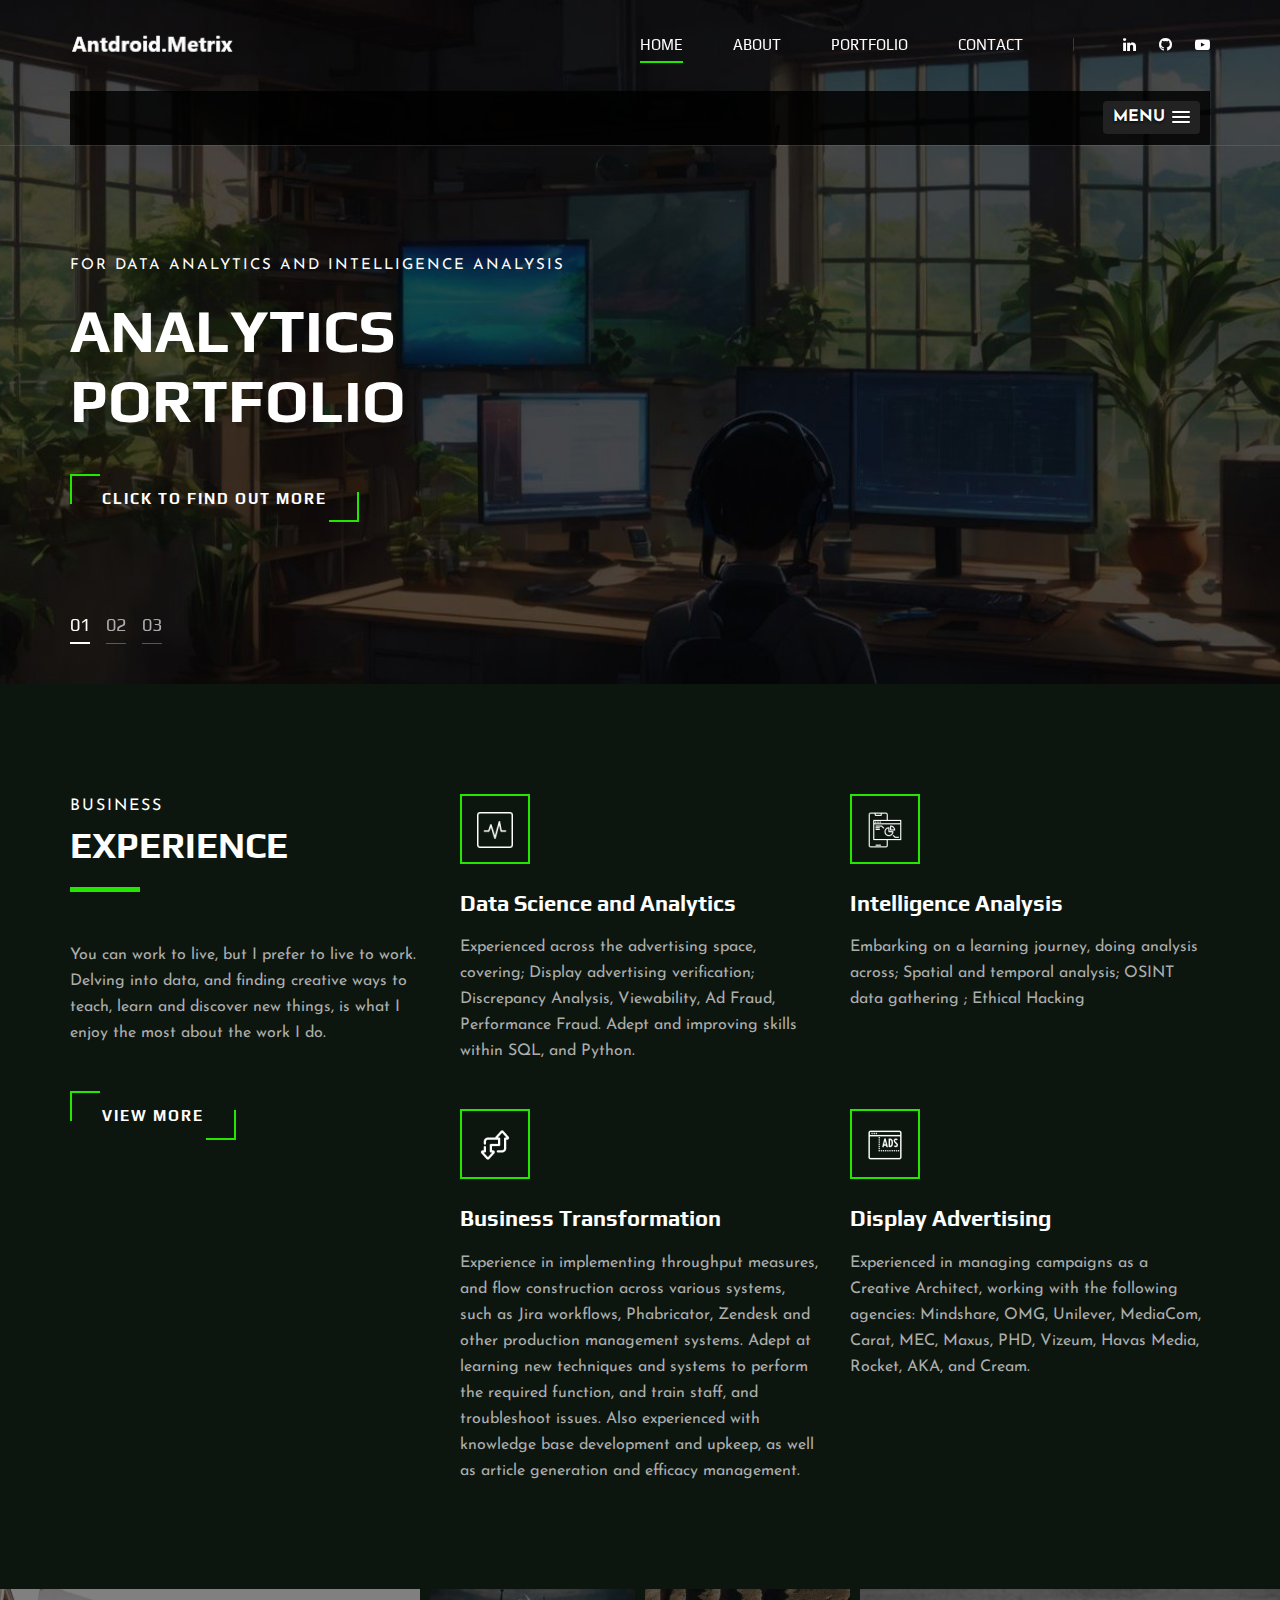
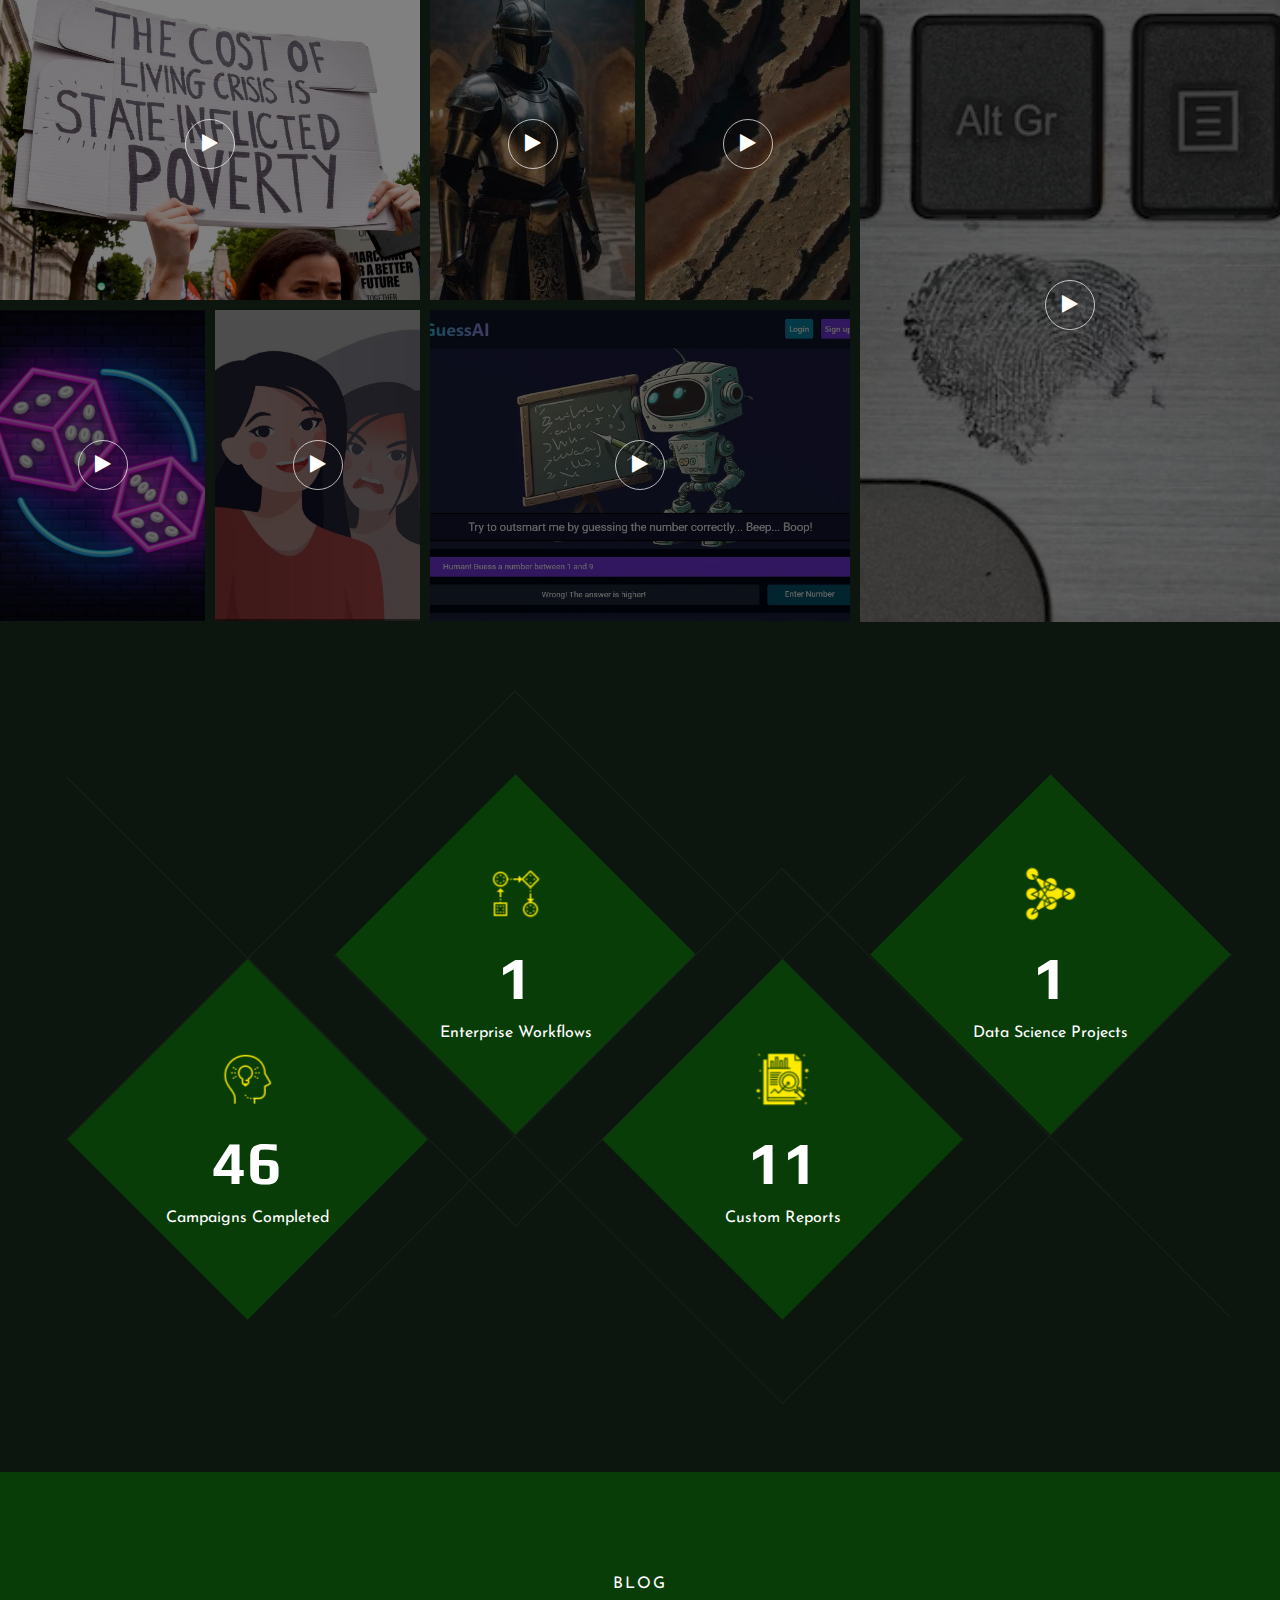
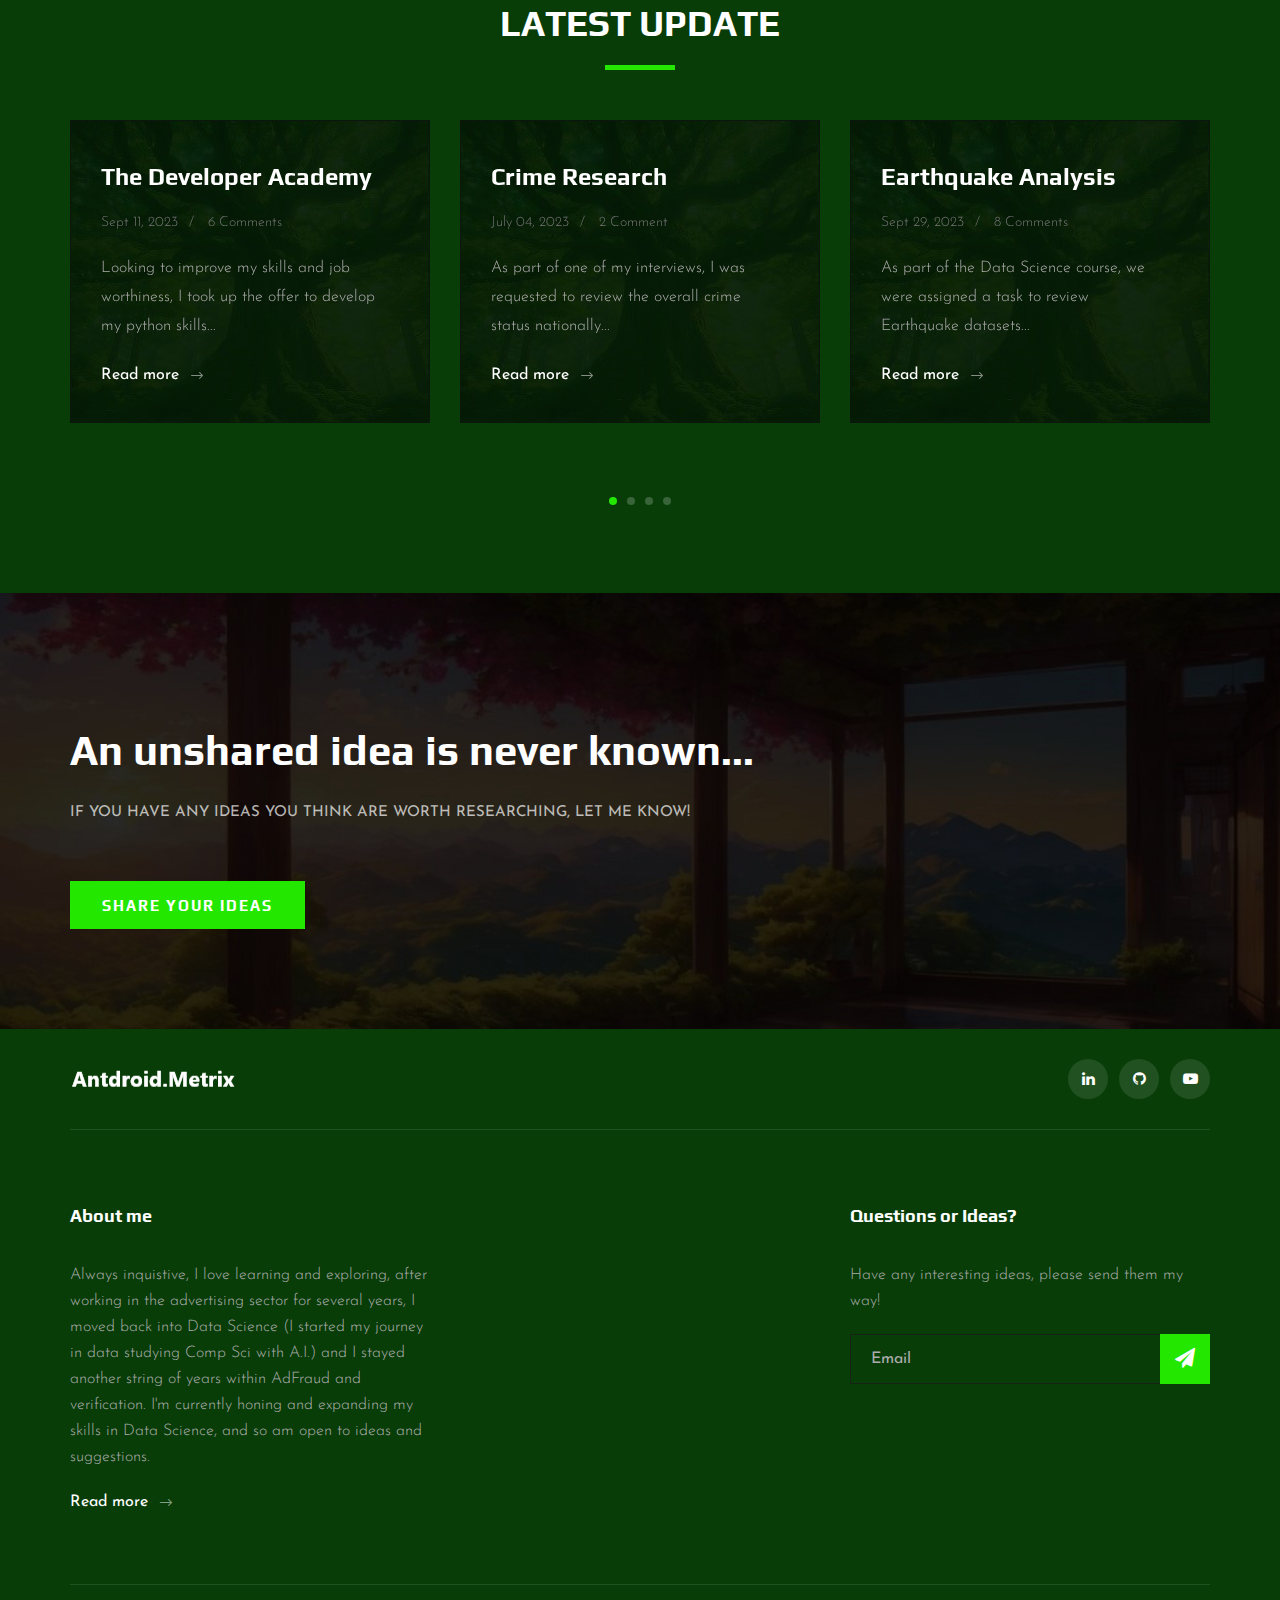
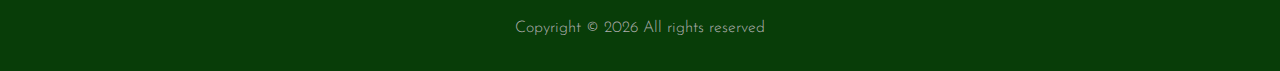
<file: index.html>
<!DOCTYPE html>
<html lang="eng">
<head>
<meta charset="UTF-8">
<meta name="description" content="Ant's Demo Site">
<meta name="keywords" content="Videograph, unica, creative, html">
<meta name="viewport" content="width=device-width, initial-scale=1.0">
<meta http-equiv="X-UA-Compatible" content="ie=edge">
<meta http-equiv=”Content-Security-Policy”
content=”default-src https: 'self'; script-src https: *.trusted.com; style-src https: 'self' *.trusted.com;frame-ancestors: https://github.com;”>
<title>Antdroid.Metrix</title>

<link href="https://fonts.googleapis.com/css2?family=Play:wght@400;700&display=swap" rel="stylesheet">
<link href="https://fonts.googleapis.com/css2?family=Josefin+Sans:wght@300;400;500;600;700&display=swap" rel="stylesheet">
<link rel="icon" type="image/x-icon" href="img/icons/favicon.ico">
<link rel="stylesheet" href="css/bootstrap.min.css" type="text/css">
<link rel="stylesheet" href="css/font-awesome.min.css" type="text/css">
<link rel="stylesheet" href="css/elegant-icons.css" type="text/css">
<link rel="stylesheet" href="css/owl.carousel.min.css" type="text/css">
<link rel="stylesheet" href="css/magnific-popup.css" type="text/css">
<link rel="stylesheet" href="css/slicknav.min.css" type="text/css">
<link rel="stylesheet" href="css/style.css" type="text/css">
</head>
<body>

<div id="preloder">
<div class="loader"></div>
</div>

<header class="header">
<div class="container">
<div class="row">
<div class="col-lg-2">
<div class="header__logo">
<a href="./index.html"><img src="img/logo.png" alt></a>
</div>
</div>
<div class="col-lg-10">
<div class="header__nav__option">
<nav class="header__nav__menu mobile-menu">
<ul>
<li class="active"><a href="./index.html">Home</a></li>
<li><a href="./about.html">About</a></li>
<li><a href="./portfolio.html">Portfolio</a></li>
<li><a href="./contact.html">Contact</a></li>
</ul>
</nav>
<div class="header__nav__social">
<a href="https://www.linkedin.com/in/anhtuong-dang-b1ab1739/"><i class="fa fa-linkedin"></i></a>
<a href="https://github.com/Whistlingwind"><i class="fa fa-github" style="font-size:15px;color:white"></i></a>
<a href="https://www.youtube.com/channel/UC-WyMTdgskVh7e4D12jUutw"><i class="fa fa-youtube-play"></i></a>
</div>
</div>
</div>
</div>
<div id="mobile-menu-wrap"></div>
</div>
</header>


<section class="hero">
<div class="hero__slider owl-carousel">
<div class="hero__item set-bg" data-setbg="./img/hero/hero-1.jpg">
<div class="container">
<div class="row">
<div class="col-lg-6">
<div class="hero__text">
<span>For Data Analytics And Intelligence Analysis</span>
<h2>Analytics Portfolio</h2>
<a href="#" class="primary-btn">Click to find out more</a>
</div>
</div>
</div>
</div>
</div>
<div class="hero__item set-bg" data-setbg="./img/hero/hero-2.jpg">
<div class="container">
<div class="row">
<div class="col-lg-6">
<div class="hero__text">
<span>For Business Transformation</span>
<h2>Transformation Projects</h2>
<a href="#" class="primary-btn">Click to find out more</a>
</div>
</div>
</div>
</div>
</div>
<div class="hero__item set-bg" data-setbg="./img/hero/hero-3.jpg">
<div class="container">
<div class="row">
<div class="col-lg-6">
<div class="hero__text">
<span>For Technical Operations</span>
<h2>Technical and project management</h2>
<a href="#" class="primary-btn">Click to find out more</a>
</div>
</div>
</div>
</div>
</div>
</div>
</section>


<section class="services spad">
<div class="container">
<div class="row">
<div class="col-lg-4">
<div class="services__title">
<div class="section-title">
<span>Business</span>
<h2>Experience</h2>
</div>
<p>You can work to live, but I prefer to live to work. Delving into data, and finding creative ways to teach, learn and discover new things, is what I enjoy the most about the work I do. </p>
<a href="#" class="primary-btn">View more</a>
</div>
</div>
<div class="col-lg-8">
<div class="row">
<div class="col-lg-6 col-md-6 col-sm-6">
<div class="services__item">
<div class="services__item__icon">
<img src="img/icons/icons8-analytic-48.png" alt>
</div>
<h4>Data Science and Analytics</h4>
<p>Experienced across the advertising space, covering; Display advertising verification; Discrepancy Analysis, Viewability, Ad Fraud, Performance Fraud. Adept and improving skills within SQL, and Python.</p>
</div>
</div>
<div class="col-lg-6 col-md-6 col-sm-6">
<div class="services__item">
<div class="services__item__icon">
<img src="img/icons/icons8-analytic-64.png" alt>
</div>
<h4>Intelligence Analysis</h4>
<p>Embarking on a learning journey, doing analysis across; Spatial and temporal analysis; OSINT data gathering ; Ethical Hacking</p>
</div>
</div>
<div class="col-lg-6 col-md-6 col-sm-6">
<div class="services__item">
<div class="services__item__icon">
<img src="img/icons/transformation.png" alt>
</div>
<h4>Business Transformation</h4>
<p>Experience in implementing throughput measures, and flow construction across various systems, such as Jira workflows, Phabricator, Zendesk and other production management systems. Adept at learning new techniques and systems to perform the required function, and train staff, and troubleshoot issues. Also experienced with knowledge base development and upkeep, as well as article generation and efficacy management.</p>
</div>
</div>
<div class="col-lg-6 col-md-6 col-sm-6">
<div class="services__item">
<div class="services__item__icon">
<img src="img/icons/advertising.png" alt>
</div>
<h4>Display Advertising</h4>
<p>Experienced in managing campaigns as a Creative Architect, working with the following agencies: Mindshare, OMG, Unilever, MediaCom, Carat, MEC, Maxus, PHD, Vizeum, Havas Media, Rocket, AKA, and Cream. </p>
</div>
</div>
</div>
</div>
</div>
</div>
</section>


<section class="work">
<div class="work__gallery">
<div class="grid-sizer"></div>
<div class="work__item wide__item set-bg" data-setbg="img/work/cost_of_living.png">

<!--<a href="https://docs.google.com/presentation/d/1_oYS6XCXnUYgK60zZEDqQ6uragRbklldZFC2rySS40w/edit?usp=sharing" class="play-btn video-popup"><i class="fa fa-play"></i></a>-->
<a href="https://docs.google.com/presentation/d/1_oYS6XCXnUYgK60zZEDqQ6uragRbklldZFC2rySS40w/edit?usp=sharing" class="play-btn "><i class="fa fa-play"></i></a>
<div class="work__item__hover">
<h4>Crime & Cost of Living Analysis</h4>
<ul>
<li>Intelligence</li>
<li>Crime</li>
</ul>
</div>
</div>
<!--<div class="work__item small__item set-bg" data-setbg="img/work/image0_00.jpg">
<a href="https://github.com/Whistlingwind/txtBased-Advernture-Game-Wk2-Assignment" class="play-btn video-popup"><i class="fa fa-play"></i></a>-->
<div class="work__item small__item set-bg" data-setbg="img/work/image0_00.jpg">
<a href="https://github.com/Whistlingwind/txtBased-Advernture-Game-Wk2-Assignment" class="play-btn"><i class="fa fa-play"></i></a>
<div class="work__item__hover">
<h4>Knight's Destiny</h4>
<ul>
<li>Python</li>
<li>Gaming</li>
</ul>
</div>
</div>
<!--<div class="work__item small__item set-bg" data-setbg="img/work/image0_0.jpg">
<a href="https://github.com/Whistlingwind/wk3-earthquake-assignment" class="play-btn video-popup"><i class="fa fa-play"></i></a>-->
<div class="work__item small__item set-bg" data-setbg="img/work/image0_0.jpg">
<a href="https://github.com/Whistlingwind/wk3-earthquake-assignment" class="play-btn"><i class="fa fa-play"></i></a>
<div class="work__item__hover">
<h4>Earth Quake Analysis</h4>
<ul>
<li>Python</li>
<li>Data Science</li>
</ul>
</div>
</div>
<!--<div class="work__item large__item set-bg" data-setbg="img/work/crime.png">
<a href="https://lookerstudio.google.com/reporting/4770141c-ee14-4530-bcca-db7b5e281cf2" class="play-btn video-popup"><i class="fa fa-play"></i></a>-->
<div class="work__item large__item set-bg" data-setbg="img/work/crime.png">
<a href="https://lookerstudio.google.com/reporting/4770141c-ee14-4530-bcca-db7b5e281cf2" class="play-btn"><i class="fa fa-play"></i></a>
<div class="work__item__hover">
<h4>Online Crime Statistics</h4>
<ul>
<li>Intelligence</li>
<li>Crime</li>
</ul>
</div>
</div>
<!--<div class="work__item small__item set-bg" data-setbg="img/work/dice.png">
<a href="https://github.com/Whistlingwind/Assignment_wk_1" class="play-btn video-popup"><i class="fa fa-play"></i></a>-->
<div class="work__item small__item set-bg" data-setbg="img/work/dice.png">
<a href="https://github.com/Whistlingwind/Assignment_wk_1" class="play-btn"><i class="fa fa-play"></i></a>
<div class="work__item__hover">
<h4>Dice Generation Game</h4>
<ul>
<li>Python</li>
<li>Games</li>
</ul>
</div>
</div>
<div class="work__item small__item set-bg" data-setbg="img/work/NLP.jpg">
<!--<a href="#" class="play-btn video-popup"><i class="fa fa-play"></i></a>
<div class="work__item__hover">-->
<a href="#" class="play-btn"><i class="fa fa-play"></i></a>
<div class="work__item__hover">
<h4>Analysing Extremism, and Political Shifts in Online Streaming Consumers</h4>
<ul>
<li>Data Science</li>
<li>Natural Language Processing</li>
</ul>
</div>
</div>
<!--
<div class="work__item wide__item set-bg" data-setbg="img/work/guessAI.png">
<a href="https://github.com/Whistlingwind/Assignment_wk_1" class="play-btn video-popup"><i class="fa fa-play"></i></a>-->
<div class="work__item wide__item set-bg" data-setbg="img/work/guessAI.png">
<a href="https://github.com/Whistlingwind/Assignment_wk_1" class="play-btn"><i class="fa fa-play"></i></a>
<div class="work__item__hover">
<h4>Word Guessing Game</h4>
<ul>
<li>Python</li>
<li>Games</li>
</ul>
</div>
</div>
</div>
</section>


<section class="counter">
<div class="container">
<div class="counter__content">
<div class="row">
<div class="col-lg-3 col-md-6 col-sm-6">
<div class="counter__item">
<div class="counter__item__text">
<img src="img/icons/icons8-creative.png" alt>
<h2 class="counter_num">256</h2>
<p>Campaigns Completed</p>
</div>
</div>
</div>
<div class="col-lg-3 col-md-6 col-sm-6">
<div class="counter__item second__item">
<div class="counter__item__text">
<img src="img/icons/icons8-workflow.png" alt>
<h2 class="counter_num">4</h2>
<p>Enterprise Workflows</p>
</div>
</div>
</div>
<div class="col-lg-3 col-md-6 col-sm-6">
<div class="counter__item third__item">
<div class="counter__item__text">
<img src="img/icons/icons8-analysis.png" alt>
<h2 class="counter_num">62</h2>
<p>Custom Reports</p>
</div>
</div>
</div>
<div class="col-lg-3 col-md-6 col-sm-6">
<div class="counter__item four__item">
<div class="counter__item__text">
<img src="img/icons/icons8-algorithm.png" alt>
<h2 class="counter_num">5</h2>
<p>Data Science Projects</p>
</div>
</div>
</div>
</div>
</div>
</div>
</section>




<section class="latest spad">
<div class="container">
<div class="row">
<div class="col-lg-12">
<div class="section-title center-title">
<span>Blog</span>
<h2>Latest Update</h2>
</div>
</div>
</div>
<div class="row">
<div class="latest__slider owl-carousel">
<div class="col-lg-4">
<div class="blog__item latest__item">
<h4>The Developer Academy</h4>
<ul>
<li>Sept 11, 2023</li>
<li>6 Comments</li>
</ul>
<p>Looking to improve my skills and job worthiness, I took up the offer to develop my python skills...</p>
<a href="#">Read more <span class="arrow_right"></span></a>
</div>
</div>
<div class="col-lg-4">
<div class="blog__item latest__item">
<h4>Crime Research</h4>
<ul>
<li>July 04, 2023</li>
<li>2 Comment</li>
</ul>
<p>As part of one of my interviews, I was requested to review the overall crime status nationally...</p>
<a href="#">Read more <span class="arrow_right"></span></a>
</div>
</div>
<div class="col-lg-4">
<div class="blog__item latest__item">
<h4>Earthquake Analysis</h4>
<ul>
<li>Sept 29, 2023</li>
<li>8 Comments</li>
</ul>
<p>As part of the Data Science course, we were assigned a task to review Earthquake datasets...</p>
<a href="#">Read more <span class="arrow_right"></span></a>
</div>
</div>
<div class="col-lg-4">
<div class="blog__item latest__item">
<h4>OSINT Study</h4>
<ul>
<li>Sept 30, 2023</li>
<li>2 Comments</li>
</ul>
<p>As part of future proofing and protecting myself during data extraction and analysis, I have started training on OSINT and Ethical hacking...</p>
<a href="#">Read more <span class="arrow_right"></span></a>
</div>
</div>
<div class="col-lg-4">
<div class="blog__item latest__item">
<h4>Project Management of Egyptian Upskilling</h4>
<ul>
<li>Oct 06, 2020</li>
<li>234 Comments</li>
</ul>
<p>Working alongside Udacity, we built Nano Degrees for University students, providing them...</p>
<a href="#">Read more <span class="arrow_right"></span></a>
</div>
</div>
<div class="col-lg-4">
<div class="blog__item latest__item">
<h4>Custom Reporting</h4>
<ul>
<li>May 27, 2020</li>
<li>56 Comment</li>
</ul>
<p>Organising and constructing custom report structure and delivery flow...</p>
<a href="#">Read more <span class="arrow_right"></span></a>
</div>
</div>
<div class="col-lg-4">
<div class="blog__item latest__item">
<h4>Analysing Extremism</h4>
<ul>
<li>Sep 05, 2023</li>
<li>09 Comment</li>
</ul>
<p>I've started to formulate the best way to collect, collate and analyse the first iteration of data...</p>
<a href="#">Read more <span class="arrow_right"></span></a>
</div>
</div>
</div>
</div>
</div>
</section>


<section class="callto spad set-bg" data-setbg="img/team/image0_0.jpg">
<div class="container">
<div class="row">
<div class="col-lg-8">
<div class="callto__text">
<h2>An unshared idea is never known...</h2>
<p>If you have any ideas you think are worth researching, let me know!</p>
<a href="#">Share your ideas</a>
</div>
</div>
</div>
</div>
</section>


<footer class="footer">
<div class="container">
<div class="footer__top">
<div class="row">
<div class="col-lg-6 col-md-6">
<div class="footer__top__logo">
<a href="#"><img src="img/logo.png" alt></a>
</div>
</div>
<div class="col-lg-6 col-md-6">
<div class="footer__top__social">

<a href="https://www.linkedin.com/in/anhtuong-dang-b1ab1739/"><i class="fa fa-linkedin"></i></a>
<a href="https://github.com/Whistlingwind"><i class="fa fa-github"></i></a>
<a href="https://www.youtube.com/channel/UC-WyMTdgskVh7e4D12jUutw"><i class="fa fa-youtube-play"></i></a>
</div>
</div>
</div>
</div>
<div class="footer__option">
<div class="row">
<div class="col-lg-4 col-md-6 col-sm-6">
<div class="footer__option__item">
<h5>About me</h5>
<p>Always inquistive, I love learning and exploring, after working in the advertising sector for several years, I moved back into Data Science (I started my journey in data studying Comp Sci with A.I.) and I stayed another string of years within AdFraud and verification. I'm currently honing and expanding my skills in Data Science, and so am open to ideas and suggestions.</p>
<a href="#" class="read__more">Read more <span class="arrow_right"></span></a>
</div>
</div>


<div class="col-lg-2 col-md-3 col-sm-3">
<div class="footer__option__item">
<h5></h5>
<ul>
<li><a href="#"></a></li>
<li><a href="#"></a></li>
<li><a href="#"></a></li>
<li><a href="#"></a></li>
</ul>
</div>
</div>

<div class="col-lg-2 col-md-3 col-sm-3">
<div class="footer__option__item">
<h5></h5>
<ul>
<li><a href="#"></a></li>
<li><a href="#"></a></li>
<li><a href="#"></a></li>
<li><a href="#"></a></li>
</ul>
</div>
</div>


<div class="col-lg-4 col-md-12">
<div class="footer__option__item">
<h5>Questions or Ideas?</h5>
<p>Have any interesting ideas, please send them my way!</p>
<form action="#">
<input type="text" placeholder="Email">
<button type="submit"><i class="fa fa-send"></i></button>
</form>
</div>
</div>
</div>
</div>
<div class="footer__copyright">
<div class="row">
<div class="col-lg-12 text-center">

<p class="footer__copyright__text">Copyright &copy;
<script>
                                                            document.write(new Date().getFullYear());
                                                        </script>
All rights reserved </a>
</p>

</div>
</div>
</div>
</div>
</footer>


<script src="js/jquery-3.3.1.min.js"></script>
<script src="js/bootstrap.min.js"></script>
<script src="js/jquery.magnific-popup.min.js"></script>
<script src="js/mixitup.min.js"></script>
<script src="js/masonry.pkgd.min.js"></script>
<script src="js/jquery.slicknav.js"></script>
<script src="js/owl.carousel.min.js"></script>
<script src="js/main.js"></script>

</body>
</html>
</file>
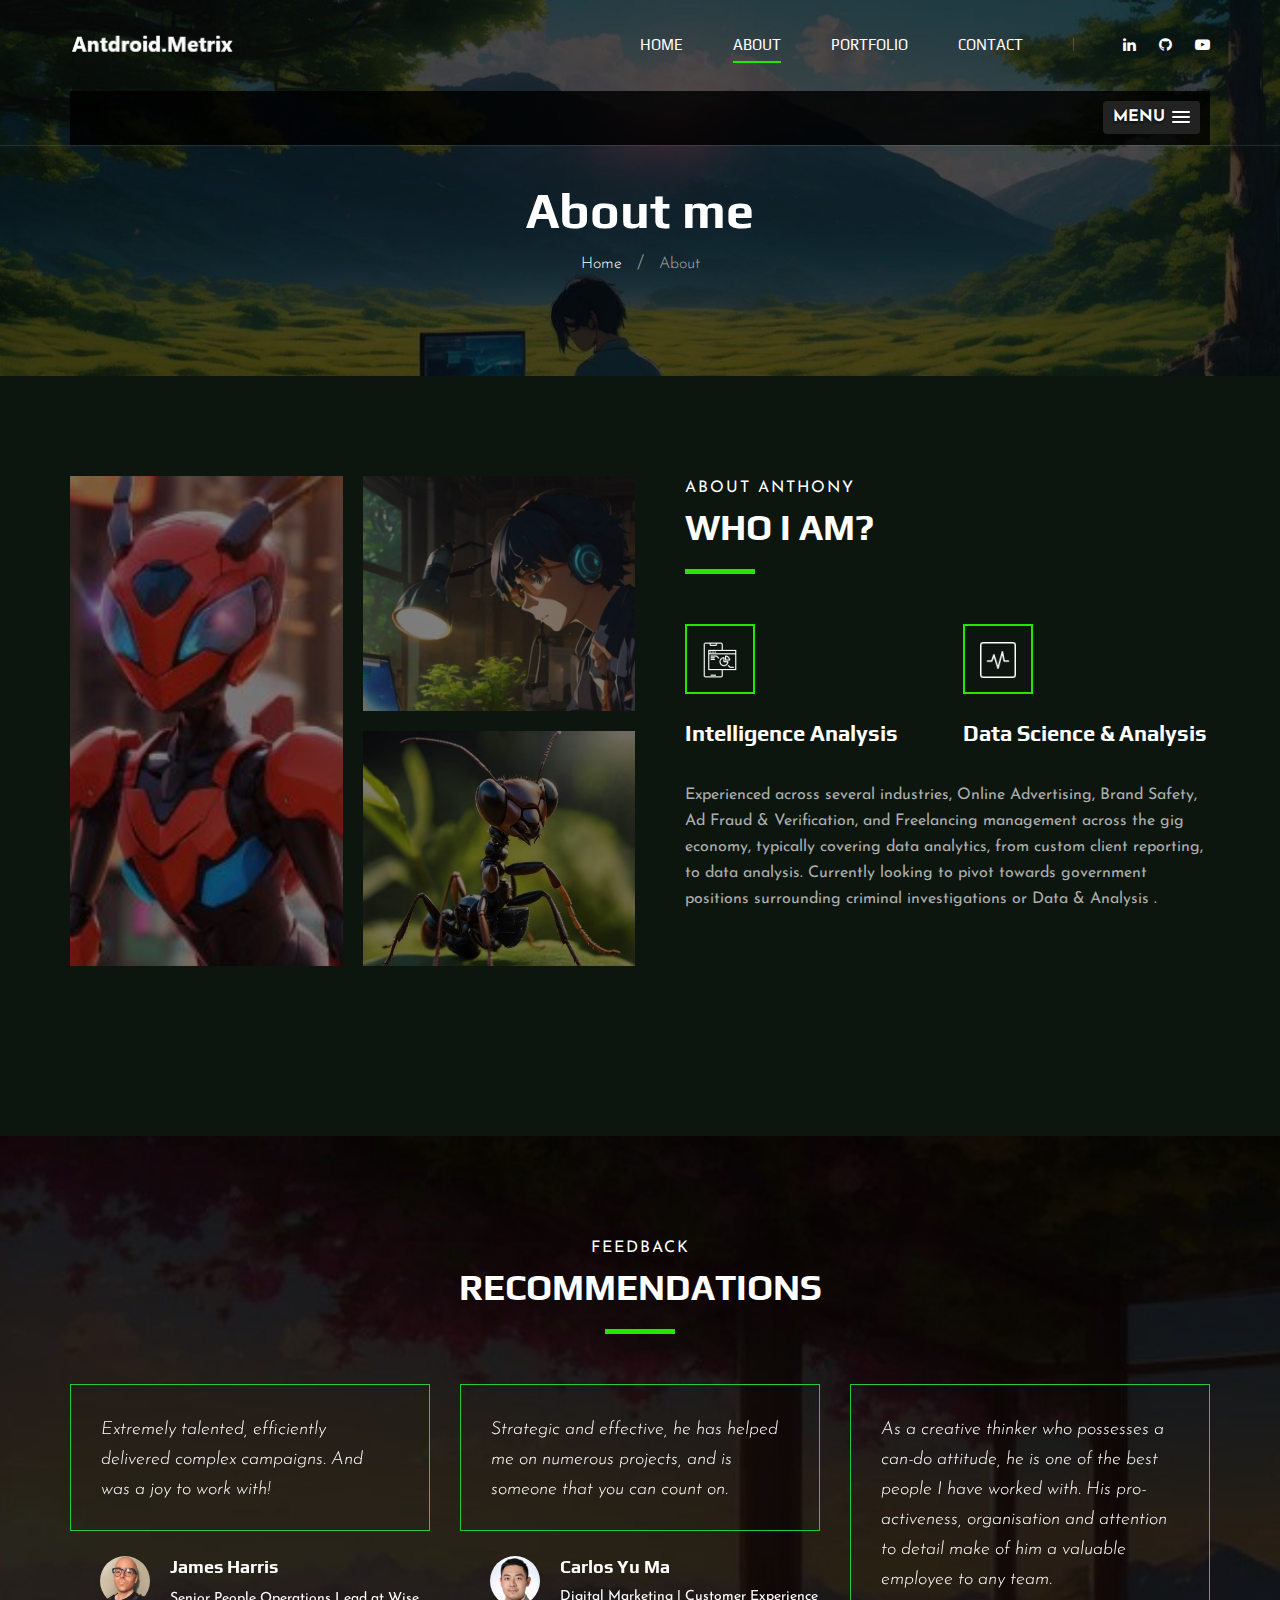
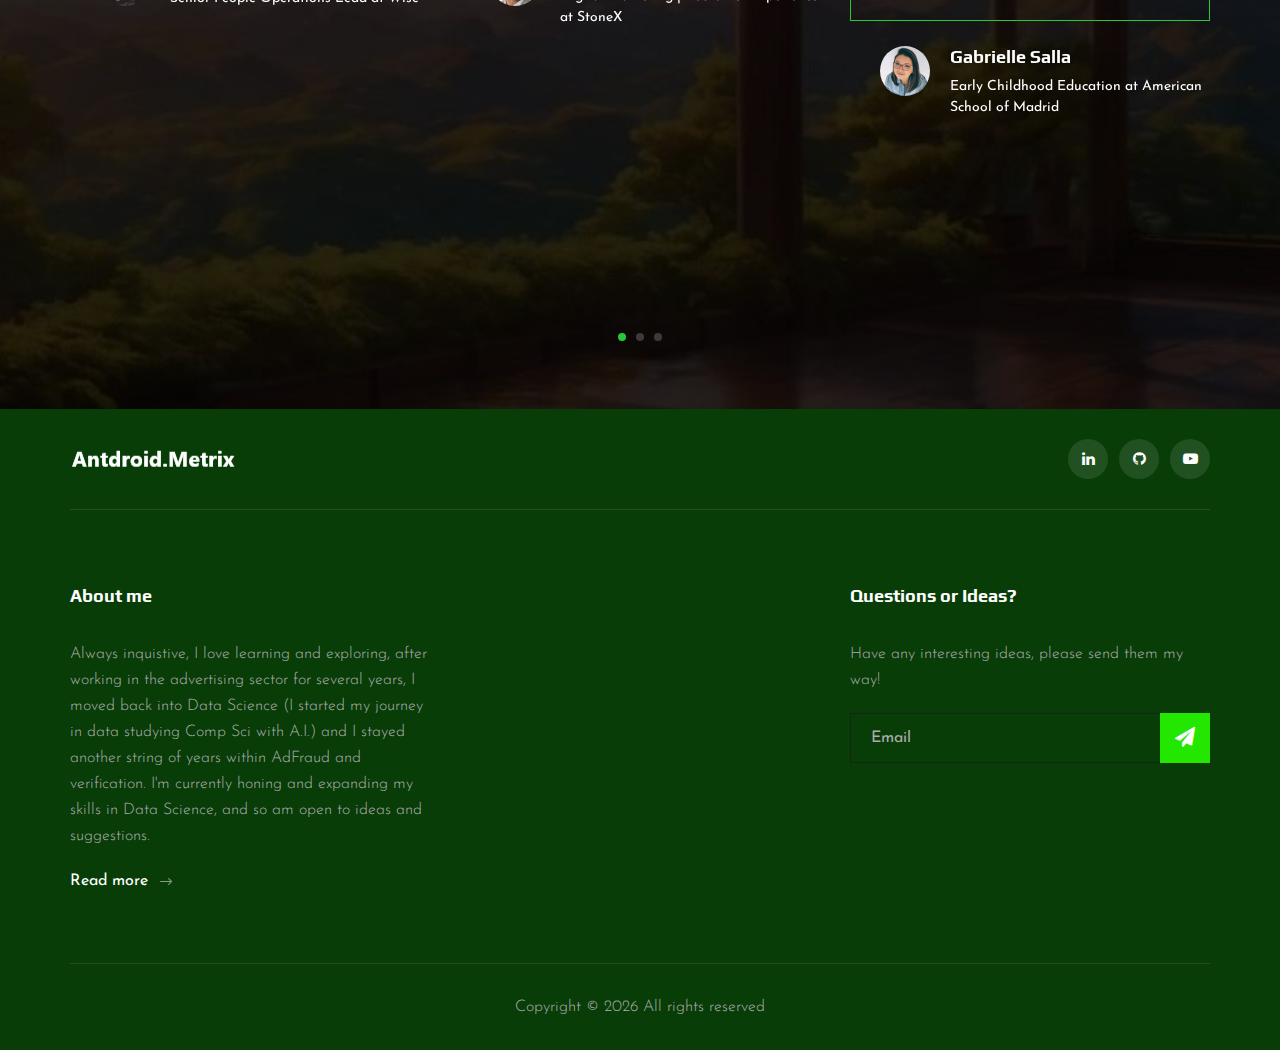
<file: about.html>
<!DOCTYPE html>
<html lang="eng">
<head>
<meta charset="UTF-8">
<meta name="description" content="Videograph Template">
<meta name="keywords" content="Videograph, unica, creative, html">
<meta name="viewport" content="width=device-width, initial-scale=1.0">
<meta http-equiv=”Content-Security-Policy”
content=”default-src https: 'self'; script-src https: *.trusted.com; style-src https: 'self' *.trusted.com;”>
<meta http-equiv="X-UA-Compatible" content="ie=edge">
<title></title>

<link href="https://fonts.googleapis.com/css2?family=Play:wght@400;700&display=swap" rel="stylesheet">
<link href="https://fonts.googleapis.com/css2?family=Josefin+Sans:wght@300;400;500;600;700&display=swap" rel="stylesheet">

<link rel="icon" type="image/x-icon" href="img/icons/favicon.ico">
<link rel="stylesheet" href="css/bootstrap.min.css" type="text/css">
<link rel="stylesheet" href="css/font-awesome.min.css" type="text/css">
<link rel="stylesheet" href="css/elegant-icons.css" type="text/css">
<link rel="stylesheet" href="css/owl.carousel.min.css" type="text/css">
<link rel="stylesheet" href="css/magnific-popup.css" type="text/css">
<link rel="stylesheet" href="css/slicknav.min.css" type="text/css">
<link rel="stylesheet" href="css/style.css" type="text/css">
</head>
<body>

<div id="preloder">
<div class="loader"></div>
</div>

<header class="header">
<div class="container">
<div class="row">
<div class="col-lg-2">
<div class="header__logo">
<a href="./index.html"><img src="img/logo.png" alt></a>
</div>
</div>
<div class="col-lg-10">
<div class="header__nav__option">
<nav class="header__nav__menu mobile-menu">
<ul>
<li><a href="./index.html">Home</a></li>
<li class="active"><a href="./about.html">About</a></li>
<li><a href="./portfolio.html">Portfolio</a></li>

<li><a href="./contact.html">Contact</a></li>
</ul>
</nav>
<div class="header__nav__social">
<a href="https://www.linkedin.com/in/anhtuong-dang-b1ab1739/"><i class="fa fa-linkedin"></i></a>
<a href="https://github.com/Whistlingwind"><i class="fa fa-github" style="font-size:15px;color:white"></i></a>
<a href="https://www.youtube.com/channel/UC-WyMTdgskVh7e4D12jUutw"><i class="fa fa-youtube-play"></i></a>
</div>
</div>
</div>
</div>
<div id="mobile-menu-wrap"></div>
</div>
</header>


<div class="breadcrumb-option spad set-bg" data-setbg="img/hero/hero-3.jpg">
<div class="container">
<div class="row">
<div class="col-lg-12 text-center">
<div class="breadcrumb__text">
<h2>About me</h2>
<div class="breadcrumb__links">
<a href="./index.html">Home</a>
<span>About</span>
</div>
</div>
</div>
</div>
</div>
</div>


<section class="about spad">
<div class="container">
<div class="row">
<div class="col-lg-6">
<div class="about__pic">
<div class="row">
<div class="col-lg-6 col-md-6 col-sm-6">
<div class="about__pic__item about__pic__item--large set-bg" data-setbg="img/about/image0_0.jpg"></div>
</div>
<div class="col-lg-6 col-md-6 col-sm-6">
<div class="row">
<div class="col-lg-12">
<div class="about__pic__item set-bg" data-setbg="img/about/image1_0.jpg"></div>
</div>
<div class="col-lg-12">
<div class="about__pic__item set-bg" data-setbg="img/about/image1_02.jpg"></div>
</div>
</div>
</div>
</div>
</div>
</div>
<div class="col-lg-6">
<div class="about__text">
<div class="section-title">
<span>About Anthony</span>
<h2>WHo I am?</h2>
</div>
<div class="row">
<div class="col-lg-6 col-md-6 col-sm-6">
<div class="services__item">
<div class="services__item__icon">
<img src="img/icons/icons8-analytic-64.png" alt>
</div>
<h4>Intelligence Analysis</h4>
</div>
</div>
<div class="col-lg-6 col-md-6 col-sm-6">
<div class="services__item">
<div class="services__item__icon">
<img src="img/icons/icons8-analytic-48.png" alt>
</div>
<h4>Data Science & Analysis</h4>
</div>
</div>
</div>
<div class="about__text__desc">
<p>Experienced across several industries, Online Advertising, Brand Safety, Ad Fraud & Verification, and Freelancing management across the gig economy, typically covering data analytics, from custom client reporting, to data analysis. Currently looking to pivot towards government positions surrounding criminal investigations or Data & Analysis .</p>
</div>
</div>
</div>
</div>
</div>
</section>


<section class="testimonial spad set-bg" data-setbg="img/work/image0_01.jpg">
<div class="container">
<div class="row">
<div class="col-lg-12">
<div class="section-title center-title">
<span>Feedback</span>
<h2>Recommendations</h2>
</div>
</div>
</div>
<div class="row">
<div class="testimonial__slider owl-carousel">
<div class="col-lg-4">
<div class="testimonial__item">
<div class="testimonial__text">
<p>Extremely talented, efficiently delivered complex campaigns. And was a joy to work with!</p>
</div>
<div class="testimonial__author">
<div class="testimonial__author__pic">
<img src="img/about/1677784594617.jpg" alt>
</div>
<div class="testimonial__author__text">
<h5>James Harris</h5>
<span>Senior People Operations Lead at Wise</span>
</div>
</div>
</div>
</div>
<div class="col-lg-4">
<div class="testimonial__item">
<div class="testimonial__text">
<p>Strategic and effective, he has helped me on numerous projects, and is someone that you can count on.</p>
</div>
<div class="testimonial__author">
<div class="testimonial__author__pic">
<img src="img/about/1529678383890.jpg" alt>
</div>
<div class="testimonial__author__text">
<h5>Carlos Yu Ma</h5>
<span>Digital Marketing | Customer Experience at StoneX</span>
</div>
</div>
</div>
</div>
<div class="col-lg-4">
<div class="testimonial__item">
<div class="testimonial__text">
<p>As a creative thinker who possesses a can-do attitude, he is one of the best people I have worked with. His pro-activeness, organisation and attention to detail make of him a valuable employee to any team. </p>
</div>
<div class="testimonial__author">
<div class="testimonial__author__pic">
<img src="img/about/1539878738584.jpg" alt>
</div>
<div class="testimonial__author__text">
<h5>Gabrielle Salla</h5>
<span>Early Childhood Education at American School of Madrid</span>
</div>
</div>
</div>
</div>
<div class="col-lg-4">
<div class="testimonial__item">
<div class="testimonial__text">
<p>Personally I feel I can rely on him for anything, he is a real treat to work with, the clients are loving him, and he is the most valuable technical asset any team in digital marketing can have. </p>
</div>
<div class="testimonial__author">
<div class="testimonial__author__pic">
<img src="img/about/1570024056574.jpg" alt>
</div>
<div class="testimonial__author__text">
<h5>Djordje Pajovic</h5>
<span>Ad Tech Consultant at Targa</span>
</div>
</div>
</div>
</div>
<div class="col-lg-4">
<div class="testimonial__item">
<div class="testimonial__text">
<p>On a personal level I found him a great person to work with as well. He is naturally curious with fantastic attention to the details of projects who gets on with his job, keeps you up to date all the while having a great demeanour which makes you warm to him and want to work hard for him in return. 
 
It would be a pleasure to work with him again and I hope I get that chance again soon. </p>
</div>
<div class="testimonial__author">
<div class="testimonial__author__pic">
<img src="img/about/1634225665236.jpg" alt>
</div>
<div class="testimonial__author__text">
<h5>Michael O'Neill</h5>
<span>Digital Advertising Professional | Publisher, SSP & DSP Account Management at FreeWheel</span>
</div>
</div>
</div>
</div>
<div class="col-lg-4">
<div class="testimonial__item">
<div class="testimonial__text">
<p>He was a very dedicated student in team projects,often carrying his team when the going got tough and provided motivation when some teamates slacked. He had other responsibilities in addition to his studies, he balanced both seamlessly, and I have no doubt he will carry on this trait and multitasking skill where ever he goes.</p>
</div>
<div class="testimonial__author">
<div class="testimonial__author__pic">
<img src="img/about/1600525057971.jpg" alt>
</div>
<div class="testimonial__author__text">
<h5>Tshiamo Motshegwa</h5>
<span>High Performance Computing, Data Science Research Cluster Coordinator at University Of Botswana, Computer Science Dept at University Of Botswana</span>
</div>
</div>
</div>
</div>
</div>
</div>
</div>
</section>



<footer class="footer">
<div class="container">
<div class="footer__top">
<div class="row">
<div class="col-lg-6 col-md-6">
<div class="footer__top__logo">
<a href="#"><img src="img/logo.png" alt></a>
</div>
</div>
<div class="col-lg-6 col-md-6">
<div class="footer__top__social">
<a href="https://www.linkedin.com/in/anhtuong-dang-b1ab1739/"><i class="fa fa-linkedin"></i></a>
<a href="https://github.com/Whistlingwind"><i class="fa fa-github"></i></a>
<a href="https://www.youtube.com/channel/UC-WyMTdgskVh7e4D12jUutw"><i class="fa fa-youtube-play"></i></a>
</div>
</div>
</div>
</div>
<div class="footer__option">
<div class="row">
<div class="col-lg-4 col-md-6 col-sm-6">
<div class="footer__option__item">
<h5>About me</h5>
<p>Always inquistive, I love learning and exploring, after working in the advertising sector for several years, I moved back into Data Science (I started my journey in data studying Comp Sci with A.I.) and I stayed another string of years within AdFraud and verification. I'm currently honing and expanding my skills in Data Science, and so am open to ideas and suggestions.</p>
<a href="#" class="read__more">Read more <span class="arrow_right"></span></a>
</div>
</div>
<div class="col-lg-2 col-md-3 col-sm-3">
<div class="footer__option__item">
<h5></h5>
<ul>
<li><a href="#"></a></li>
<li><a href="#"></a></li>
<li><a href="#"> </a></li>
<li><a href="#"></a></li>
</ul>
</div>
</div>
<div class="col-lg-2 col-md-3 col-sm-3">
<div class="footer__option__item">
<h5></h5>
<ul>
<li><a href="#"></a></li>
<li><a href="#"></a></li>
<li><a href="#"></a></li>
<li><a href="#"></a></li>
</ul>
</div>
</div>
<div class="col-lg-4 col-md-12">
<div class="footer__option__item">
<h5>Questions or Ideas?</h5>
<p>Have any interesting ideas, please send them my way!</p>
<form action="#">
<input type="text" placeholder="Email">
<button type="submit"><i class="fa fa-send"></i></button>
</form>
</div>
</div>
</div>
</div>
<div class="footer__copyright">
<div class="row">
<div class="col-lg-12 text-center">

<p class="footer__copyright__text"></a>Copyright &copy;
<script>
                                                            document.write(new Date().getFullYear());
                                                        </script>
All rights reserved </a>
</p>


</div>
</div>
</div>
</div>
</footer>


<script src="js/jquery-3.3.1.min.js"></script>
<script src="js/bootstrap.min.js"></script>
<script src="js/jquery.magnific-popup.min.js"></script>
<script src="js/mixitup.min.js"></script>
<script src="js/masonry.pkgd.min.js"></script>
<script src="js/jquery.slicknav.js"></script>
<script src="js/owl.carousel.min.js"></script>
<script src="js/main.js"></script>

</body>
</html>
</file>
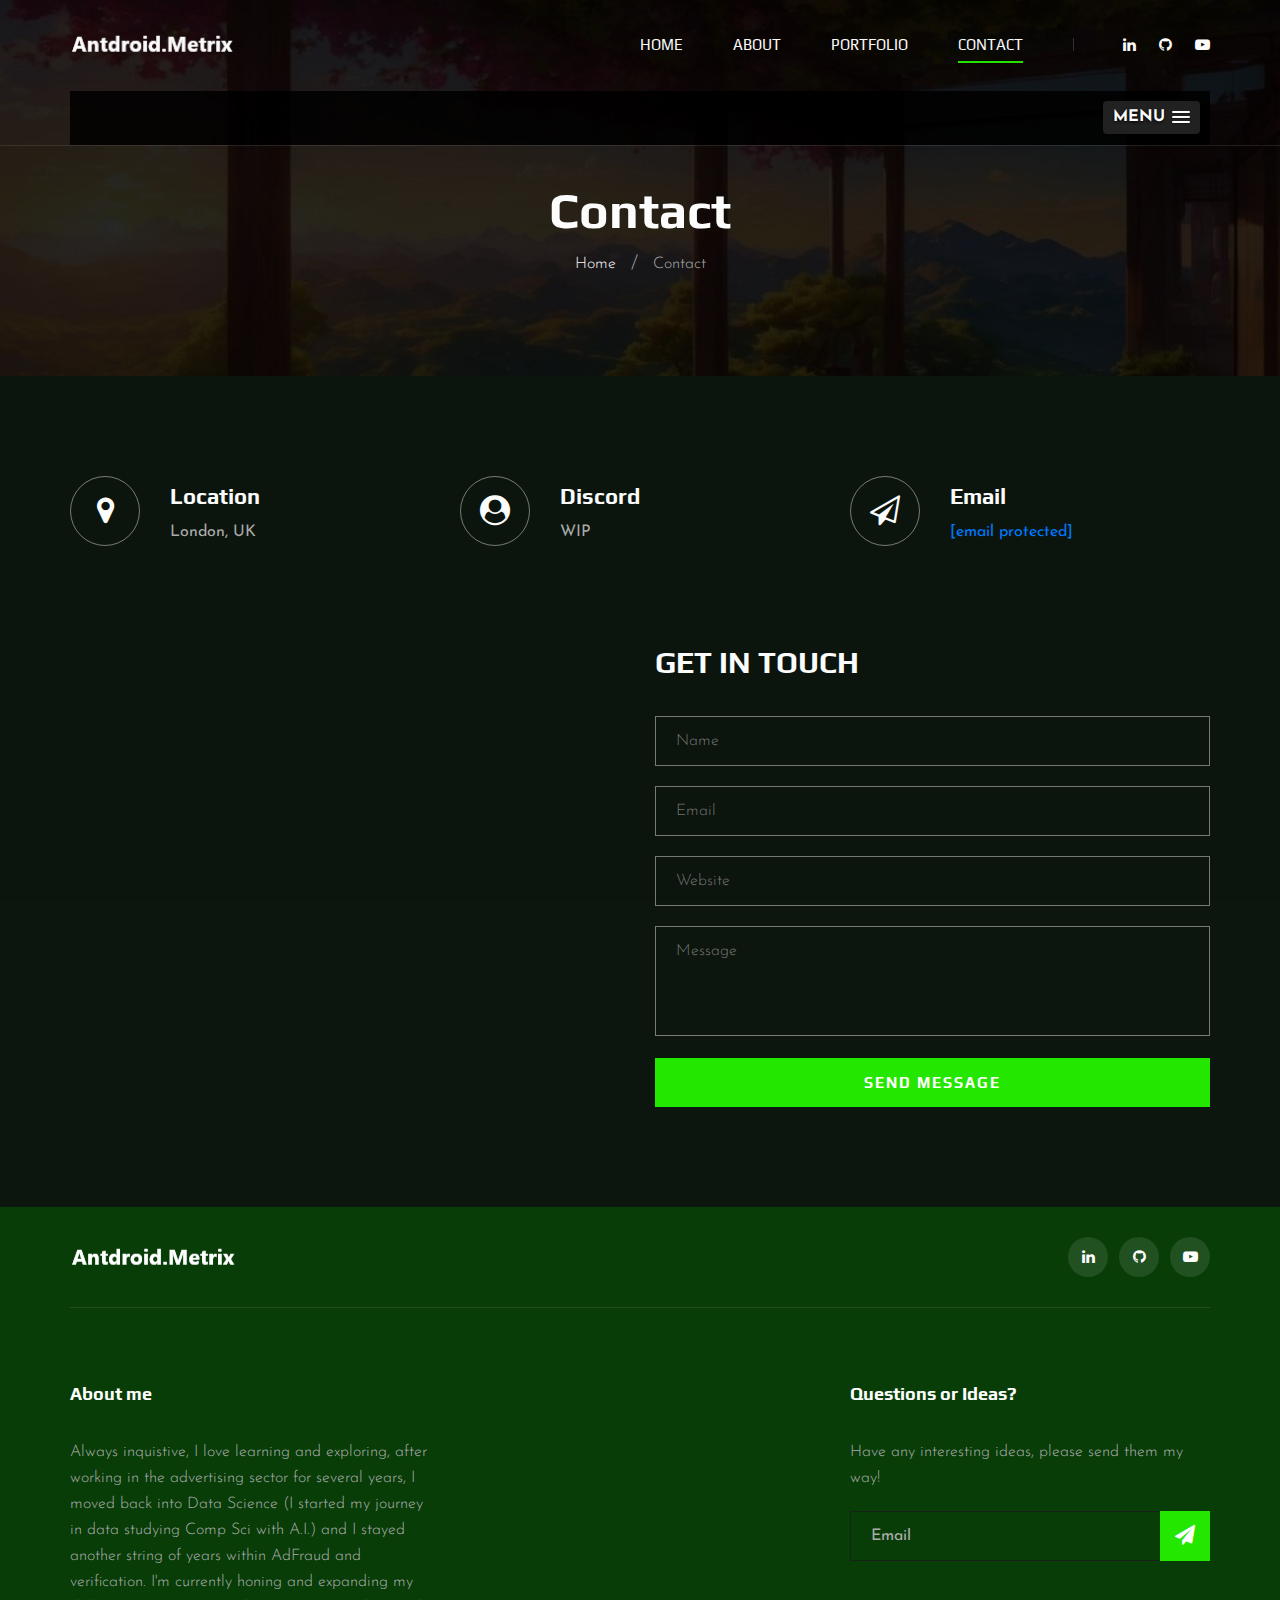
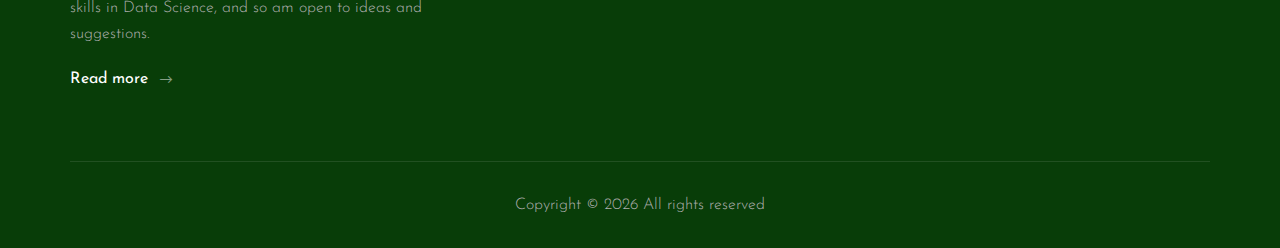
<file: contact.html>
<!DOCTYPE html>
<html lang="eng">
<head>
<meta charset="UTF-8">
<meta name="description" content="Videograph Template">
<meta name="keywords" content="Videograph, unica, creative, html">
<meta name="viewport" content="width=device-width, initial-scale=1.0">
<meta http-equiv=”Content-Security-Policy”
content=”default-src https: 'self'; script-src https: *.trusted.com; style-src https: 'self' *.trusted.com;”>
<meta http-equiv="X-UA-Compatible" content="ie=edge">
<title></title>

<link href="https://fonts.googleapis.com/css2?family=Play:wght@400;700&display=swap" rel="stylesheet">
<link href="https://fonts.googleapis.com/css2?family=Josefin+Sans:wght@300;400;500;600;700&display=swap" rel="stylesheet">

<link rel="icon" type="image/x-icon" href="img/icons/favicon.ico">
<link rel="stylesheet" href="css/bootstrap.min.css" type="text/css">
<link rel="stylesheet" href="css/font-awesome.min.css" type="text/css">
<link rel="stylesheet" href="css/elegant-icons.css" type="text/css">
<link rel="stylesheet" href="css/owl.carousel.min.css" type="text/css">
<link rel="stylesheet" href="css/magnific-popup.css" type="text/css">
<link rel="stylesheet" href="css/slicknav.min.css" type="text/css">
<link rel="stylesheet" href="css/style.css" type="text/css">
</head>
<body>

<div id="preloder">
<div class="loader"></div>
</div>

<header class="header">
<div class="container">
<div class="row">
<div class="col-lg-2">
<div class="header__logo">
<a href="./index.html"><img src="img/logo.png" alt></a>
</div>
</div>
<div class="col-lg-10">
<div class="header__nav__option">
<nav class="header__nav__menu mobile-menu">
<ul>
<li><a href="./index.html">Home</a></li>
<li><a href="./about.html">About</a></li>
<li><a href="./portfolio.html">Portfolio</a></li>
<li class="active"><a href="./contact.html">Contact</a></li>
</ul>


</ul>
</nav>
<div class="header__nav__social">
<a href="https://www.linkedin.com/in/anhtuong-dang-b1ab1739/"><i class="fa fa-linkedin"></i></a>
<a href="https://github.com/Whistlingwind"><i class="fa fa-github" style="font-size:15px;color:white"></i></a>
<a href="https://www.youtube.com/channel/UC-WyMTdgskVh7e4D12jUutw"><i class="fa fa-youtube-play"></i></a>
</div>
</div>
</div>
</div>
<div id="mobile-menu-wrap"></div>
</div>
</header>


<div class="breadcrumb-option spad set-bg" data-setbg="img/team/image0_0.jpg">
<div class="container">
<div class="row">
<div class="col-lg-12 text-center">
<div class="breadcrumb__text">
<h2>Contact</h2>
<div class="breadcrumb__links">
<a href="#">Home</a>
<span>Contact</span>
</div>
</div>
</div>
</div>
</div>
</div>


<section class="contact-widget spad">
<div class="container">
<div class="row">
<div class="col-lg-4 col-md-6 col-md-6 col-md-3">
<div class="contact__widget__item">
<div class="contact__widget__item__icon">
<i class="fa fa-map-marker"></i>
</div>
<div class="contact__widget__item__text">
<h4>Location</h4>
<p>London, UK</p>
</div>
</div>
</div>
<div class="col-lg-4 col-md-6 col-md-6 col-md-3">
<div class="contact__widget__item">
<div class="contact__widget__item__icon">
<i class="fa fa-user-circle"></i>
</div>
<div class="contact__widget__item__text">
<h4>Discord</h4>
<p>WIP</p>
</div>
</div>
</div>
<div class="col-lg-4 col-md-6 col-md-6 col-md-3">
<div class="contact__widget__item">
<div class="contact__widget__item__icon">
<i class="fa fa-paper-plane-o"></i>
</div>
<div class="contact__widget__item__text">
<h4>Email</h4>
<p><a href="/cdn-cgi/l/email-protection" class="__cf_email__" data-cfemail="antdroid.metrix@gmail.com">[email&#160;protected]</a></p>
</div>
</div>
</div>
</div>
</div>
</section>


<section class="contact spad">
<div class="container">
<div class="row">
<div class="col-lg-6 col-md-6">
<div class="contact__map">

<iframe src="https://www.google.com/maps/embed?pb=!1m18!1m12!1m3!1d9931.59872172064!2d-0.10358481976821664!3d51.51505645238836!2m3!1f0!2f0!3f0!3m2!1i1024!2i768!4f13.1!3m3!1m2!1s0x487603554edf855f%3A0xa1185c8d19184c0!2sCity%20of%20London%2C%20London!5e0!3m2!1sen!2suk!4v1696434599793!5m2!1sen!2suk" width="600" height="450" style="border:0;" allowfullscreen="" loading="lazy" referrerpolicy="no-referrer-when-downgrade"></iframe>
</div>
</div>
<div class="col-lg-6 col-md-6">
<div class="contact__form">

<h3>Get in touch</h3>
<form action="#">
<input type="text" placeholder="Name">
<input type="text" placeholder="Email">
<input type="text" placeholder="Website">
<textarea placeholder="Message"></textarea>
<button type="submit" class="site-btn">Send Message</button>
</form>
</div>
</div>
</div>
</div>
</section>


<footer class="footer">
<div class="container">
<div class="footer__top">
<div class="row">
<div class="col-lg-6 col-md-6">
<div class="footer__top__logo">
<a href="#"><img src="img/logo.png" alt></a>
</div>
</div>
<div class="col-lg-6 col-md-6">
<div class="footer__top__social">
<a href="https://www.linkedin.com/in/anhtuong-dang-b1ab1739/"><i class="fa fa-linkedin"></i></a>
<a href="https://github.com/Whistlingwind"><i class="fa fa-github" style="font-size:15px;color:white"></i></a>
<a href="https://www.youtube.com/channel/UC-WyMTdgskVh7e4D12jUutw"><i class="fa fa-youtube-play"></i></a>
</div>
</div>
</div>
</div>
<div class="footer__option">
<div class="row">
<div class="col-lg-4 col-md-6">
<div class="footer__option__item">
<h5>About me</h5>
<p>Always inquistive, I love learning and exploring, after working in the advertising sector for several years, I moved back into Data Science (I started my journey in data studying Comp Sci with A.I.) and I stayed another string of years within AdFraud and verification. I'm currently honing and expanding my skills in Data Science, and so am open to ideas and suggestions.</p>
<a href="#" class="read__more">Read more <span class="arrow_right"></span></a>
</div>
</div>
<div class="col-lg-2 col-md-3">
<div class="footer__option__item">
<h5></h5>
<ul>
<li><a href="#"></a></li>
<li><a href="#"></a></li>
<li><a href="#"></a></li>
<li><a href="#"></a></li>
</ul>
</div>
</div>
<div class="col-lg-2 col-md-3">
<div class="footer__option__item">
<h5></h5>
<ul>
<li><a href="#"></a></li>
<li><a href="#"></a></li>
<li><a href="#"></a></li>
<li><a href="#"></a></li>
</ul>
</div>
</div>
<div class="col-lg-4 col-md-12">
<div class="footer__option__item">
<h5>Questions or Ideas?</h5>
<p>Have any interesting ideas, please send them my way!</p>
<form action="#">
<input type="text" placeholder="Email">
<button type="submit"><i class="fa fa-send"></i></button>
</form>
</div>
</div>
</div>
</div>
<div class="footer__copyright">
<div class="row">
<div class="col-lg-12 text-center">

<p class="footer__copyright__text">Copyright &copy;
<script>
                                                            document.write(new Date().getFullYear());
                                                        </script>
All rights reserved </a>
</p>


</div>
</div>
</div>
</div>
</footer>


<script src="js/jquery-3.3.1.min.js"></script>
<script src="js/bootstrap.min.js"></script>
<script src="js/jquery.magnific-popup.min.js"></script>
<script src="js/mixitup.min.js"></script>
<script src="js/masonry.pkgd.min.js"></script>
<script src="js/jquery.slicknav.js"></script>
<script src="js/owl.carousel.min.js"></script>
<script src="js/main.js"></script>

</body>
</html>
</file>
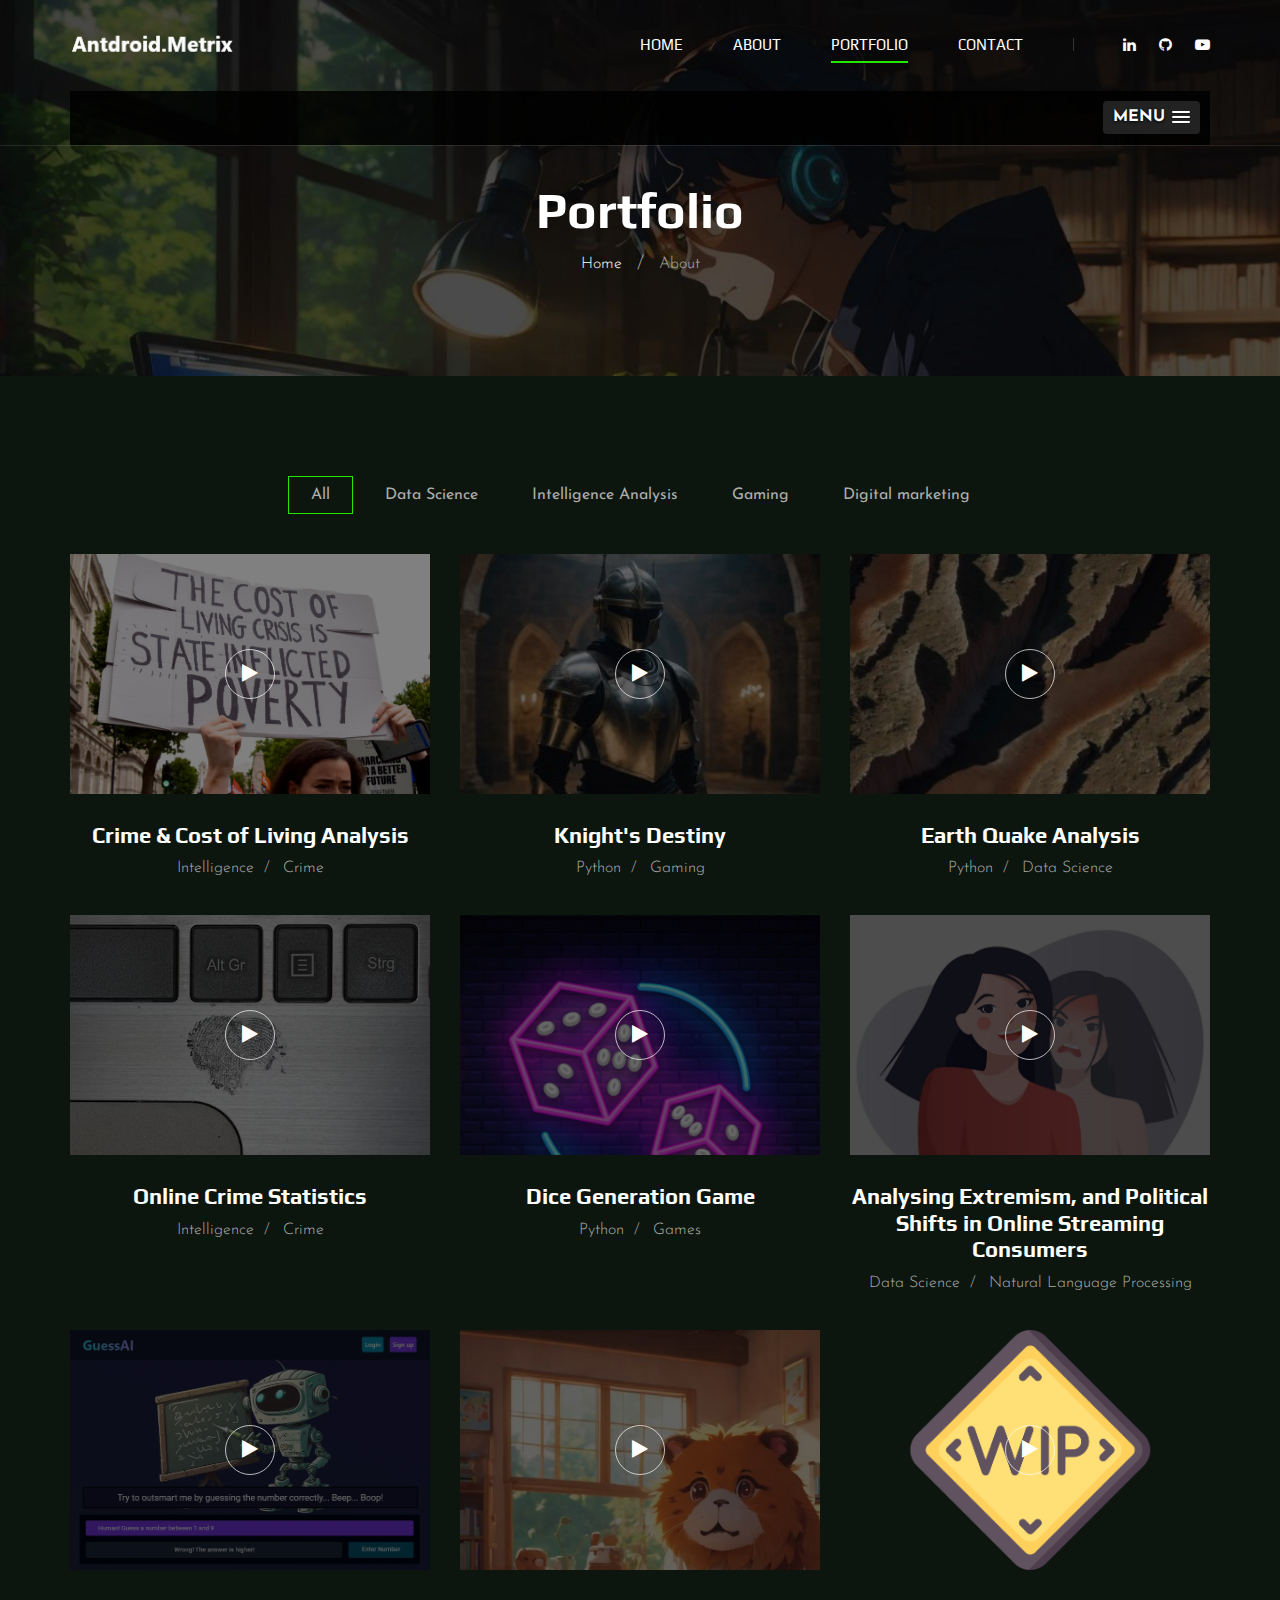
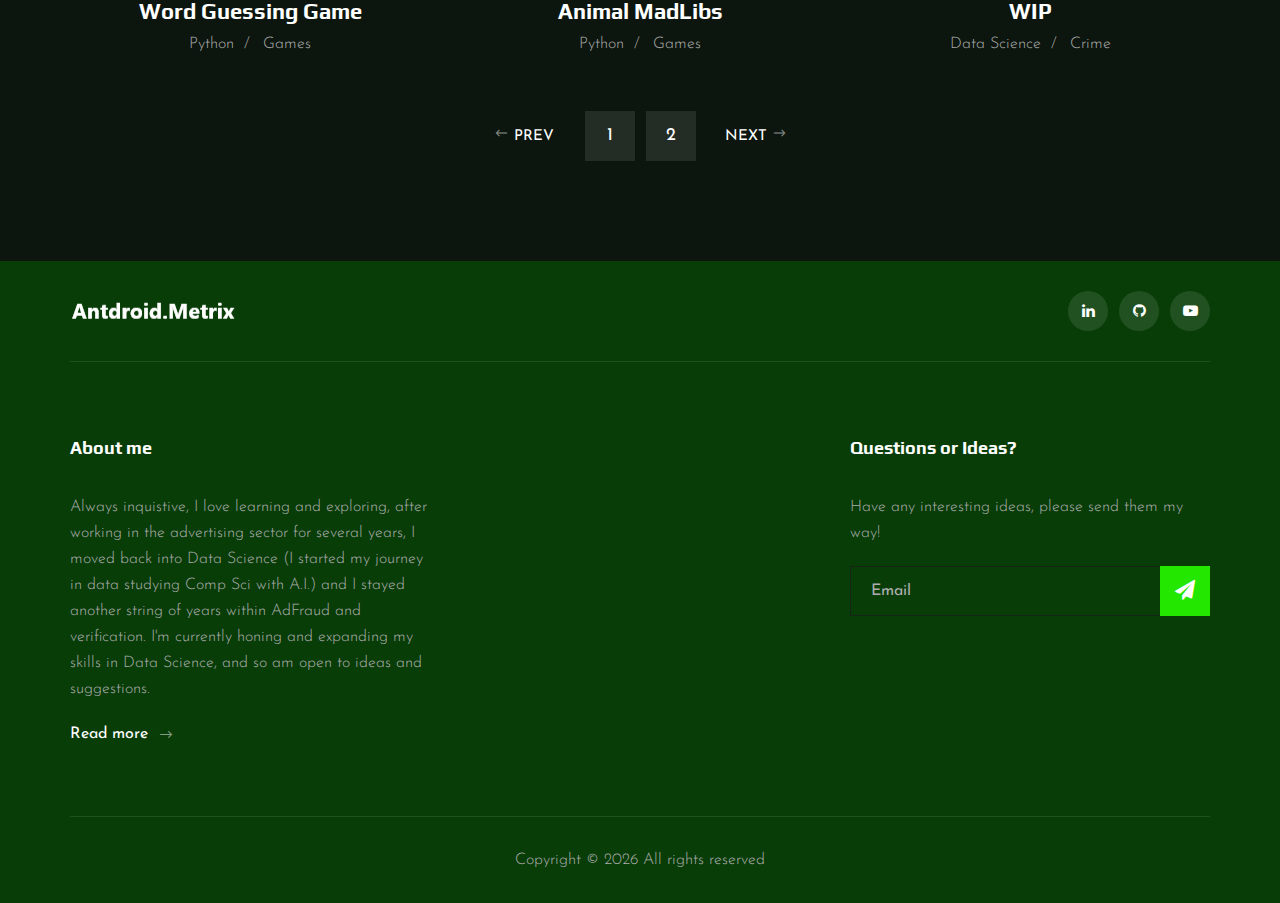
<file: portfolio.html>
<!DOCTYPE html>
<html lang="eng">
<head>
<meta charset="UTF-8">
<meta name="description" content="Videograph Template">
<meta name="keywords" content="Videograph, unica, creative, html">
<meta name="viewport" content="width=device-width, initial-scale=1.0">
<meta http-equiv=”Content-Security-Policy”
content=”default-src https: 'self'; script-src https: *.trusted.com; style-src https: 'self' *.trusted.com;”>
<meta http-equiv="X-UA-Compatible" content="ie=edge">
<title></title>

<link href="https://fonts.googleapis.com/css2?family=Play:wght@400;700&display=swap" rel="stylesheet">
<link href="https://fonts.googleapis.com/css2?family=Josefin+Sans:wght@300;400;500;600;700&display=swap" rel="stylesheet">

<link rel="icon" type="image/x-icon" href="img/icons/favicon.ico">
<link rel="stylesheet" href="css/bootstrap.min.css" type="text/css">
<link rel="stylesheet" href="css/font-awesome.min.css" type="text/css">
<link rel="stylesheet" href="css/elegant-icons.css" type="text/css">
<link rel="stylesheet" href="css/owl.carousel.min.css" type="text/css">
<link rel="stylesheet" href="css/magnific-popup.css" type="text/css">
<link rel="stylesheet" href="css/slicknav.min.css" type="text/css">
<link rel="stylesheet" href="css/style.css" type="text/css">
</head>
<body>

<div id="preloder">
<div class="loader"></div>
</div>

<header class="header">
<div class="container">
<div class="row">
<div class="col-lg-2">
<div class="header__logo">
<a href="./index.html"><img src="img/logo.png" alt></a>
</div>
</div>
<div class="col-lg-10">
<div class="header__nav__option">
<nav class="header__nav__menu mobile-menu">
<ul>
<li><a href="./index.html">Home</a></li>
<li><a href="./about.html">About</a></li>
<li class="active"><a href="./portfolio.html">Portfolio</a></li>
<li><a href="./contact.html">Contact</a></li>
</ul>
</nav>
<div class="header__nav__social">
<a href="https://www.linkedin.com/in/anhtuong-dang-b1ab1739/"><i class="fa fa-linkedin"></i></a>
<a href="https://github.com/Whistlingwind"><i class="fa fa-github" style="font-size:15px;color:white"></i></a>
<a href="https://www.youtube.com/channel/UC-WyMTdgskVh7e4D12jUutw"><i class="fa fa-youtube-play"></i></a>
</div>
</div>
</div>
</div>
<div id="mobile-menu-wrap"></div>
</div>
</header>


<div class="breadcrumb-option spad set-bg" data-setbg="img/hero/hero-2.jpg">
<div class="container">
<div class="row">
<div class="col-lg-12 text-center">
<div class="breadcrumb__text">
<h2>Portfolio</h2>
<div class="breadcrumb__links">
<a href="#">Home</a>
<span>About</span>
</div>
</div>
</div>
</div>
</div>
</div>


<section class="portfolio spad">
<div class="container">
<div class="row">
<div class="col-lg-12">
<ul class="portfolio__filter">
<li class="active" data-filter="*">All</li>
<li data-filter=".data-science">Data Science</li>
<li data-filter=".intelligence-analysis">Intelligence Analysis</li>
<li data-filter=".gaming">Gaming</li>
<li data-filter=".digital-marketing">Digital marketing</li>
</ul>
</div>
</div>
<div class="row portfolio__gallery">
<div class="col-lg-4 col-md-6 col-sm-6 mix intelligence-analysis">
<div class="portfolio__item">
<!--<div class="portfolio__item__video set-bg" data-setbg="img/portfolio/cost_of_living.png">
<a href="https://docs.google.com/presentation/d/1_oYS6XCXnUYgK60zZEDqQ6uragRbklldZFC2rySS40w/edit?usp=sharing" class="play-btn video-popup"><i class="fa fa-play"></i></a>-->
<div class="portfolio__item__video set-bg" data-setbg="img/portfolio/cost_of_living.png">
<a href="https://docs.google.com/presentation/d/1_oYS6XCXnUYgK60zZEDqQ6uragRbklldZFC2rySS40w/edit?usp=sharing" class="play-btn"><i class="fa fa-play"></i></a>
</div>
<div class="portfolio__item__text">
<h4>Crime & Cost of Living Analysis</h4>
<ul>
<li>Intelligence</li>
<li>Crime</li>
</ul>
</div>
</div>
</div>
<div class="col-lg-4 col-md-6 col-sm-6 mix gaming">
<div class="portfolio__item">
<div class="portfolio__item__video set-bg" data-setbg="img/portfolio/image0_00.jpg">
<!--<a href="https://github.com/embed/Whistlingwind/txtBased-Advernture-Game-Wk2-Assignment" class="play-btn video-popup"><i class="fa fa-play"></i></a>-->
<a href="https://github.com/embed/Whistlingwind/txtBased-Advernture-Game-Wk2-Assignment" class="play-btn "><i class="fa fa-play"></i></a>
</div>
<div class="portfolio__item__text">
<h4>Knight's Destiny</h4>
<ul>
<li>Python</li>
<li>Gaming</li>
</ul>
</div>
</div>
</div>
<div class="col-lg-4 col-md-6 col-sm-6 mix data-science">
<div class="portfolio__item">
<div class="portfolio__item__video set-bg" data-setbg="img/portfolio/image0_0.jpg">
<!--<a href="https://github.com/embed/Whistlingwind/wk3-earthquake-assignment" class="play-btn video-popup"><i class="fa fa-play"></i></a>-->
<a href="https://github.com/embed/Whistlingwind/wk3-earthquake-assignment" class="play-btn"><i class="fa fa-play"></i></a>
</div>
<div class="portfolio__item__text">
<h4>Earth Quake Analysis</h4>
<ul>
<li>Python</li>
<li>Data Science</li>
</ul>
</div>
</div>
</div>
<div class="col-lg-4 col-md-6 col-sm-6 mix intelligence-analysis">
<div class="portfolio__item">
<div class="portfolio__item__video set-bg" data-setbg="img/portfolio/crime.png">
<!--<a href="https://lookerstudio.google.com/reporting/4770141c-ee14-4530-bcca-db7b5e281cf2" class="play-btn video-popup"><i class="fa fa-play"></i></a>-->
<a href="https://lookerstudio.google.com/reporting/4770141c-ee14-4530-bcca-db7b5e281cf2" class="play-btn"><i class="fa fa-play"></i></a>
</div>
<div class="portfolio__item__text">
<h4>Online Crime Statistics</h4>
<ul>
<li>Intelligence</li>
<li>Crime</li>
</ul>
</div>
</div>
</div>
<div class="col-lg-4 col-md-6 col-sm-6 mix gaming">
<div class="portfolio__item">
<div class="portfolio__item__video set-bg" data-setbg="img/portfolio/dice.png">
<!--<a href="https://github.com/embed/Whistlingwind/Assignment_wk_1" class="play-btn video-popup"><i class="fa fa-play"></i></a>-->
<a href="https://github.com/embed/Whistlingwind/Assignment_wk_1" class="play-btn"><i class="fa fa-play"></i></a>

</div>
<div class="portfolio__item__text">
<h4>Dice Generation Game</h4>
<ul>
<li>Python</li>
<li>Games</li>
</ul>
</div>
</div>
</div>
<div class="col-lg-4 col-md-6 col-sm-6 mix data-science">
<div class="portfolio__item">
<div class="portfolio__item__video set-bg" data-setbg="img/portfolio/NLP.jpg">
<!--<a href="#" class="play-btn video-popup"><i class="fa fa-play"></i></a>-->
<a href="#" class="play-btn"><i class="fa fa-play"></i></a>
</div>
<div class="portfolio__item__text">
<h4>Analysing Extremism, and Political Shifts in Online Streaming Consumers</h4>
<ul>
<li>Data Science</li>
<li>Natural Language Processing</li>
</ul>
</div>
</div>
</div>
<div class="col-lg-4 col-md-6 col-sm-6 mix gaming">
<div class="portfolio__item">
<div class="portfolio__item__video set-bg" data-setbg="img/portfolio/guessAI.png">
<!--<a href="https://github.com/embed/Whistlingwind/Assignment_wk_1" class="play-btn video-popup"><i class="fa fa-play"></i></a>-->
<a href="https://github.com/embed/Whistlingwind/Assignment_wk_1" class="play-btn"><i class="fa fa-play"></i></a>
</div>
<div class="portfolio__item__text">
<h4>Word Guessing Game</h4>
<ul>
<li>Python</li>
<li>Games</li>
</ul>
</div>
</div>
</div>
<div class="col-lg-4 col-md-6 col-sm-6 mix gaming">
<div class="portfolio__item">
<div class="portfolio__item__video set-bg" data-setbg="img/portfolio/image0_03.jpg">
<!--<a href="https://github.com/embed/Whistlingwind/mad-libs-wk2-assignment" class="play-btn"><i class="fa fa-play"></i></a>-->
<a href="https://github.com/embed/Whistlingwind/mad-libs-wk2-assignment" class="play-btn video-popup"><i class="fa fa-play"></i></a>
</div>
<div class="portfolio__item__text">
<h4>Animal MadLibs</h4>
<ul>
<li>Python</li>
<li>Games</li>
</ul>
</div>
</div>
</div>
<div class="col-lg-4 col-md-6 col-sm-6 mix ecommerce">
<div class="portfolio__item">
<!--<div class="portfolio__item__video set-bg" data-setbg="img/portfolio/8090268.png">
<a href="#" class="play-btn video-popup"><i class="fa fa-play"></i></a>-->
<div class="portfolio__item__video set-bg" data-setbg="img/portfolio/8090268.png">
<a href="#" class="play-btn"><i class="fa fa-play"></i></a>
</div>
<div class="portfolio__item__text">
<h4>WIP</h4>
<ul>
<li>Data Science</li>
<li>Crime</li>
</ul>
</div>
</div>
</div>
</div>
<div class="row">
<div class="col-lg-12">
<div class="pagination__option">
<a href="#" class="arrow__pagination left__arrow"><span class="arrow_left"></span> Prev</a>
<a href="#" class="number__pagination">1</a>
<a href="#" class="number__pagination">2</a>
<a href="#" class="arrow__pagination right__arrow">Next <span class="arrow_right"></span></a>
</div>
</div>
</div>
</div>
</section>


<footer class="footer">
<div class="container">
<div class="footer__top">
<div class="row">
<div class="col-lg-6 col-md-6">
<div class="footer__top__logo">
<a href="#"><img src="img/logo.png" alt></a>
</div>
</div>
<div class="col-lg-6 col-md-6">
<div class="footer__top__social">
<a href="https://www.linkedin.com/in/anhtuong-dang-b1ab1739/"><i class="fa fa-linkedin"></i></a>
<a href="https://github.com/Whistlingwind"><i class="fa fa-github" style="font-size:15px;color:white"></i></a>
<a href="https://www.youtube.com/channel/UC-WyMTdgskVh7e4D12jUutw"><i class="fa fa-youtube-play"></i></a>
</div>
</div>
</div>
</div>
<div class="footer__option">
<div class="row">
<div class="col-lg-4 col-md-6 col-sm-6">
<div class="footer__option__item">
<h5>About me</h5>
<p>Always inquistive, I love learning and exploring, after working in the advertising sector for several years, I moved back into Data Science (I started my journey in data studying Comp Sci with A.I.) and I stayed another string of years within AdFraud and verification. I'm currently honing and expanding my skills in Data Science, and so am open to ideas and suggestions.</p>
<a href="#" class="read__more">Read more <span class="arrow_right"></span></a>
</div>
</div>
<div class="col-lg-2 col-md-3 col-sm-3">
<div class="footer__option__item">
<h5></h5>
<ul>
<li><a href="#"></a></li>
<li><a href="#"></a></li>
<li><a href="#"></a></li>
<li><a href="#"></a></li>
</ul>
</div>
</div>
<div class="col-lg-2 col-md-3 col-sm-3">
<div class="footer__option__item">
<h5></h5>
<ul>
<li><a href="#"></a></li>
<li><a href="#"></a></li>
<li><a href="#"></a></li>
<li><a href="#"></a></li>
</ul>
</div>
</div>
<div class="col-lg-4 col-md-12">
<div class="footer__option__item">
<h5>Questions or Ideas?</h5>
<p>Have any interesting ideas, please send them my way!</p>
<form action="#">
<input type="text" placeholder="Email">
<button type="submit"><i class="fa fa-send"></i></button>
</form>
</div>
</div>
</div>
</div>
<div class="footer__copyright">
<div class="row">
<div class="col-lg-12 text-center">

<p class="footer__copyright__text">Copyright &copy;
<script>
                                                            document.write(new Date().getFullYear());
                                                        </script>
All rights reserved </a>
</p>



</div>
</div>
</div>
</div>
</footer>


<script src="js/jquery-3.3.1.min.js"></script>
<script src="js/bootstrap.min.js"></script>
<script src="js/jquery.magnific-popup.min.js"></script>
<script src="js/mixitup.min.js"></script>
<script src="js/masonry.pkgd.min.js"></script>
<script src="js/jquery.slicknav.js"></script>
<script src="js/owl.carousel.min.js"></script>
<script src="js/main.js"></script>


</body>
</html>
</file>
<file: css/elegant-icons.css>
@font-face {
	font-family: 'ElegantIcons';
	src:url('../fonts/ElegantIcons.eot');
	src:url('../fonts/ElegantIcons.eot?#iefix') format('embedded-opentype'),
		url('../fonts/ElegantIcons.woff') format('woff'),
		url('../fonts/ElegantIcons.ttf') format('truetype'),
		url('../fonts/ElegantIcons.svg#ElegantIcons') format('svg');
	font-weight: normal;
	font-style: normal;
}

/* Use the following CSS code if you want to use data attributes for inserting your icons */

/* Use the following CSS code if you want to have a class per icon */
/*
Instead of a list of all class selectors,
you can use the generic selector below, but it's slower:
[class*="your-class-prefix"] {
*/
 .arrow_left, .arrow_right {
	font-family: 'ElegantIcons';
	speak: none;
	font-style: normal;
	font-weight: normal;
	font-variant: normal;
	text-transform: none;
	line-height: 1;
	-webkit-font-smoothing: antialiased;
}
.arrow_left:before {
	content: "\23";
}
.arrow_right:before {
	content: "\24";
}
</file>
<file: css/style.css>
/******************************************************************
  Template Name: Dreams
  Description: Dreams wedding template
  Author: Colorib
  Author URI: https://colorlib.com/
  Version: 1.0
  Created: Colorib
******************************************************************/
/*------------------------------------------------------------------
[Table of contents]

1.  Template default CSS
	1.1	Variables
	1.2	Mixins
	1.3	Flexbox
	1.4	Reset
2.  Helper Css
3.  Header Section
4.  Hero Section
5.  Services Section
6.  Counter Section
7.  Team Section
8.  Latest Section
9.  Contact
10.  Footer Style
-------------------------------------------------------------------*/
@import url(font-awesome.min.css);
@import url("https://fonts.googleapis.com/css?family=Merriweather:300,700,300italic,700italic|Source+Sans+Pro:900");
/*----------------------------------------*/
/* Template default CSS
/*----------------------------------------*/
html,
body {
  height: 100%;
  font-family: "Josefin Sans", sans-serif;
  -webkit-font-smoothing: antialiased;
}

h1,
h2,
h3,
h4,
h5,
h6 {
  margin: 0;
  color: #111111;
  font-weight: 400;
  font-family: "Play", sans-serif;
}

h1 {
  font-size: 70px;
}

h2 {
  font-size: 36px;
}

h3 {
  font-size: 30px;
}

h4 {
  font-size: 24px;
}

h5 {
  font-size: 18px;
}

h6 {
  font-size: 16px;
}

p {
  font-size: 16px;
  font-family: "Josefin Sans", sans-serif;
  color: #adadad;
  font-weight: 400;
  line-height: 26px;
  margin: 0 0 15px 0;
}

img {
  max-width: 100%;
}

input:focus,
select:focus,
button:focus,
textarea:focus {
  outline: none;
}

a:hover,
a:focus {
  text-decoration: none;
  outline: none;
  color: #fff;
}

ul,
ol {
  padding: 0;
  margin: 0;
}

/*---------------------
  Helper CSS
-----------------------*/
.section-title {
  margin-bottom: 50px;
}
.section-title.center-title {
  text-align: center;
}
.section-title.center-title h2:after {
  right: 0;
  margin: 0 auto;
}
.section-title span {
  color: #ffffff;
  display: block;
  font-size: 16px;
  letter-spacing: 2px;
  text-transform: uppercase;
  margin-bottom: 6px;
}
.section-title h2 {
  color: #ffffff;
  font-weight: 700;
  text-transform: uppercase;
  position: relative;
  padding-bottom: 25px;
}
.section-title h2:after {
  position: absolute;
  left: 0;
  bottom: 0;
  height: 5px;
  width: 70px;
  background: #24e700;
  content: "";
}

.set-bg {
  background-repeat: no-repeat;
  background-size: cover;
  background-position: top center;
}

.spad {
  padding-top: 100px;
  padding-bottom: 100px;
}

/* buttons */
.primary-btn {
  display: inline-block;
  font-size: 15px;
  font-family: "Play", sans-serif;
  font-weight: 700;
  padding: 14px 32px 12px;
  color: #ffffff;
  text-transform: uppercase;
  letter-spacing: 2px;
  position: relative;
  z-index: 1;
}
.primary-btn:hover:before {
  height: 100%;
  width: 100%;
}
.primary-btn:hover:after {
  height: 100%;
  width: 100%;
}
.primary-btn:before {
  position: absolute;
  left: 0;
  top: 0;
  height: 30px;
  width: 30px;
  border-left: 2px solid #24e700;
  border-top: 2px solid #24e700;
  content: "";
  z-index: -1;
  -webkit-transition: all, 0.7s;
  -o-transition: all, 0.7s;
  transition: all, 0.7s;
}
.primary-btn:after {
  position: absolute;
  right: 0;
  bottom: 0;
  height: 30px;
  width: 30px;
  border-right: 2px solid #24e700;
  border-bottom: 2px solid #24e700;
  content: "";
  z-index: -1;
  -webkit-transition: all, 0.7s;
  -o-transition: all, 0.7s;
  transition: all, 0.7s;
}

.site-btn {
  font-size: 15px;
  color: #ffffff;
  background: #24e700;
  font-family: "Play", sans-serif;
  font-weight: 700;
  border: none;
  display: inline-block;
  text-transform: uppercase;
  letter-spacing: 2px;
  padding: 14px 34px 12px;
  width: 100%;
}

/* Preloder */
#preloder {
  position: fixed;
  width: 100%;
  height: 100%;
  top: 0;
  left: 0;
  z-index: 999999;
  background: #000;
}

.loader {
  width: 40px;
  height: 40px;
  position: absolute;
  top: 50%;
  left: 50%;
  margin-top: -13px;
  margin-left: -13px;
  border-radius: 60px;
  animation: loader 0.8s linear infinite;
  -webkit-animation: loader 0.8s linear infinite;
}

@keyframes loader {
  0% {
    -webkit-transform: rotate(0deg);
    transform: rotate(0deg);
    border: 4px solid #f44336;
    border-left-color: transparent;
  }
  50% {
    -webkit-transform: rotate(180deg);
    transform: rotate(180deg);
    border: 4px solid #673ab7;
    border-left-color: transparent;
  }
  100% {
    -webkit-transform: rotate(360deg);
    transform: rotate(360deg);
    border: 4px solid #f44336;
    border-left-color: transparent;
  }
}
/*---------------------
  Header
-----------------------*/
.header {
  position: absolute;
  left: 0;
  top: 0;
  width: 100%;
  background: transparent;
  border-bottom: 1px solid rgba(255, 255, 255, 0.1);
  z-index: 9;
}

.header__logo {
  padding: 30px 0;
}
.header__logo a {
  display: inline-block;
}

.header__nav__option {
  text-align: right;
  padding: 28px 0px;
}

.header__nav__menu {
  display: inline-block;
  margin-right: 45px;
  
}
.header__nav__menu ul li {
  list-style: none;
  display: inline-block;
  margin-right: 45px;
  position: relative;

}
.header__nav__menu ul li.active a:after {
  -webkit-transform: scale(1);
      -ms-transform: scale(1);
          transform: scale(1);
}
.header__nav__menu ul li:hover a:after {
  -webkit-transform: scale(1);
      -ms-transform: scale(1);
          transform: scale(1);
}
.header__nav__menu ul li:hover .dropdown {
  top: 34px;
  opacity: 1;
  visibility: visible;
}
.header__nav__menu ul li:last-child {
  margin-right: 0;
}
.header__nav__menu ul li .dropdown {
  position: absolute;
  left: 0;
  top: 60px;
  width: 140px;
  background: #ffffff;
  text-align: left;
  padding: 2px 0;
  z-index: 9;
  opacity: 0;
  visibility: hidden;
  -webkit-transition: all, 0.3s;
  -o-transition: all, 0.3s;
  transition: all, 0.3s;
}
.header__nav__menu ul li .dropdown li {
  display: block;
  margin-right: 0;
}
.header__nav__menu ul li .dropdown li a {
  font-size: 14px;
  color: #111111;
  padding: 8px 20px;
  text-transform: capitalize;
}
.header__nav__menu ul li .dropdown li a:after {
  display: none;
}
.header__nav__menu ul li a {
  font-size: 15px;
  font-family: "Play", sans-serif;
  color: #ffffff;
  display: block;
  text-transform: uppercase;
  position: relative;
  padding: 6px 0;
}
.header__nav__menu ul li a:after {
  position: absolute;
  left: 0;
  bottom: 0;
  width: 100%;
  height: 2px;
  background: #24e700;
  content: "";
  -webkit-transform: scale(0);
      -ms-transform: scale(0);
          transform: scale(0);
  -webkit-transition: all, 0.3s;
  -o-transition: all, 0.3s;
  transition: all, 0.3s;
}

.header__nav__social {
  display: inline-block;
  position: relative;
  padding-left: 50px;
}
.header__nav__social:before {
  position: absolute;
  left: 0;
  top: 4px;
  height: 13px;
  width: 1px;
  background: rgba(225, 225, 225, 0.2);
  content: "";
}
.header__nav__social a {
  color: #ffffff;
  font-size: 15px;
  margin-right: 18px;
}
.header__nav__social a:last-child {
  margin-right: 0;
}

/*---------------------
  Hero
-----------------------*/
.hero__slider.owl-carousel .owl-item.active .hero__text span {
  top: 0;
  opacity: 1;
}
.hero__slider.owl-carousel .owl-item.active .hero__text h2 {
  top: 0;
  opacity: 1;
}
.hero__slider.owl-carousel .owl-item.active .hero__text .primary-btn {
  top: 0;
  opacity: 1;
}
.hero__slider.owl-carousel .owl-dots {
  position: absolute;
  left: 0;
  right: 0;
  bottom: 45px;
  width: 100%;
  max-width: 1140px;
  margin: 0 auto;
}
.hero__slider.owl-carousel .owl-dots button {
  color: #adadad;
  font-size: 18px;
  font-family: "Play", sans-serif;
  margin-right: 16px;
  position: relative;
  display: inline-block;
}
.hero__slider.owl-carousel .owl-dots button.active {
  color: #ffffff;
}
.hero__slider.owl-carousel .owl-dots button.active:after {
  background: #ffffff;
  height: 2px;
}
.hero__slider.owl-carousel .owl-dots button:after {
  position: absolute;
  left: 0;
  bottom: -6px;
  width: 100%;
  height: 1px;
  background: rgba(255, 255, 255, 0.3);
  content: "";
}
.hero__slider.owl-carousel .owl-dots button:last-child {
  margin-right: 0;
}

.hero__item {
  
  height: 684px;
  padding-top: 255px;
}

.hero__text span {
  color: #ffffff;
  display: block;
  font-size: 15px;
  letter-spacing: 2px;
  text-transform: uppercase;
  margin-bottom: 18px;
  position: relative;
  top: 100px;
  opacity: 0;
  -webkit-transition: all, 0.3s;
  -o-transition: all, 0.3s;
  transition: all, 0.3s;
}
.hero__text h2 {
  color: #ffffff;
  font-size: 60px;
  font-weight: 700;
  line-height: 70px;
  text-transform: uppercase;
  margin-bottom: 38px;
  position: relative;
  top: 100px;
  opacity: 0;
  -webkit-transition: all, 0.5s;
  -o-transition: all, 0.5s;
  transition: all, 0.5s;
}
.hero__text .primary-btn {
  position: relative;
  top: 100px;
  opacity: 0;
  -webkit-transition: all, 0.7s;
  -o-transition: all, 0.7s;
  transition: all, 0.7s;
}

/*---------------------
  Work
-----------------------*/
.work {
  overflow: hidden;
  background: #0c160e;
}

.work__gallery {
  margin-right: -10px;
}

.work__item {
  height: 311px !important;
  width: calc(16.67% - 10px);
  margin-right: 10px;
  margin-bottom: 10px;
  float: left;
  position: relative;
  overflow: hidden;
  display: -webkit-box;
  display: -ms-flexbox;
  display: flex;
  -webkit-box-align: center;
      -ms-flex-align: center;
          align-items: center;
  -webkit-box-pack: center;
      -ms-flex-pack: center;
          justify-content: center;
}
.work__item:hover .work__item__hover {
  bottom: 0;
}
.work__item.large__item {
  height: 633px !important;
  width: calc(33.33% - 10px);
}
.work__item.wide__item {
  width: calc(33.33% - 10px);
  height: 311px !important;
}
.work__item .play-btn {
  display: inline-block;
  color: #ffffff;
  font-size: 20px;
  height: 50px;
  width: 50px;
  line-height: 50px;
  text-align: center;
  border: 1px solid rgba(255, 255, 255, 0.7);
  border-radius: 50%;
}

.grid-sizer {
  width: calc(16.67% - 10px);
}

.work__item__hover {
  background: rgba(0, 0, 0, 0.5);
  position: absolute;
  left: 0;
  bottom: -300px;
  width: 100%;
  padding: 25px 30px 20px;
  -webkit-transition: all, 0.5s;
  -o-transition: all, 0.5s;
  transition: all, 0.5s;
}
.work__item__hover h4 {
  font-size: 22px;
  color: #ffffff;
  font-weight: 700;
}
.work__item__hover ul li {
  color: #adadad;
  list-style: none;
  font-size: 16px;
  margin-right: 23px;
  position: relative;
  display: inline-block;
}
.work__item__hover ul li:after {
  position: absolute;
  right: -18px;
  top: 1px;
  content: "/";
}
.work__item__hover ul li:last-child {
  margin-right: 0;
}
.work__item__hover ul li:last-child:after {
  display: none;
}

/*---------------------
  Counter
-----------------------*/
.counter {
  background: #0c160e;
  height: 840px;
  padding-top: 380px;
  overflow: hidden;
}

.counter__content {
  padding: 0px 50px;
}

.counter__item {
  background: #083d08;
  -webkit-transform: rotate(45deg);
  -ms-transform: rotate(45deg);
      transform: rotate(45deg);
  height: 255px;
  width: 255px;
  display: -webkit-box;
  display: -ms-flexbox;
  display: flex;
  -webkit-box-align: center;
      -ms-flex-align: center;
          align-items: center;
  -webkit-box-pack: center;
      -ms-flex-pack: center;
          justify-content: center;
  text-align: center;
  position: relative;
  z-index: 1;
}
.counter__item::before {
  position: absolute;
  left: -1px;
  bottom: -2px;
  height: 636px;
  width: 636px;
  border-left: 1px solid #172317;
  border-top: 1px solid #172317;
  content: "";
  z-index: -1;
}
.counter__item.second__item {
  margin-top: -185px;
}
.counter__item.second__item:before {
  left: -316px;
  bottom: -65px;
  border-right: 1px solid #172317;
  border-bottom: 1px solid #172317;
  border-left: none;
  border-top: none;
}
.counter__item.four__item {
  margin-top: -185px;
}
.counter__item.four__item:before {
  left: -380px;
  bottom: -380px;
  border-right: 1px solid #172317;
  border-bottom: 1px solid #172317;
  border-left: none;
  border-top: none;
}
.counter__item.third__item:before {
  left: -65px;
  bottom: -317px;
}

.counter__item__text {
  -webkit-transform: rotate(-45deg);
  -ms-transform: rotate(-45deg);
      transform: rotate(-45deg);
}
.counter__item__text h2 {
  font-size: 60px;
  color: #ffffff;
  font-weight: 700;
  margin-bottom: 6px;
  margin-top: 18px;
}
.counter__item__text p {
  color: #ffffff;
  margin-bottom: 0;
}

/*---------------------
  Team
-----------------------*/
.team {
  padding-bottom: 90px;
}

.section-title.team__title {
  margin-bottom: 90px;
}

.team__item {
  height: 390px;
  position: relative;
  overflow: hidden;
}
.team__item:hover .team__item__text {
  bottom: 0;
}
.team__item.team__item--second {
  margin-top: -60px;
}
.team__item.team__item--third {
  margin-top: -120px;
}
.team__item.team__item--four {
  margin-top: -180px;
}

.team__item__text {
  text-align: center;
  position: absolute;
  left: 0;
  bottom: -500px;
  width: 100%;
  padding: 50px 0 30px;
  z-index: 1;
  -webkit-transition: all, 0.5s;
  -o-transition: all, 0.5s;
  transition: all, 0.5s;
}
.team__item__text:before {
  position: absolute;
  left: 0;
  top: 0;
  height: 100%;
  width: 100%;
  background: url(../img/team/team-hover.png);
  content: "";
  z-index: -1;
}
.team__item__text h4 {
  font-size: 22px;
  color: #ffffff;
  font-weight: 700;
  text-transform: uppercase;
  margin-bottom: 10px;
}
.team__item__text p {
  color: #ffffff;
  font-weight: 300px;
  margin-bottom: 12px;
}
.team__item__text .team__item__social a {
  color: #ffffff;
  display: inline-block;
  font-size: 15px;
  margin-right: 18px;
}
.team__item__text .team__item__social a:last-child {
  margin-right: 0;
}

.team__btn {
  position: absolute;
  right: 0;
  bottom: 0;
}

/*---------------------
  Latest
-----------------------*/
.latest {
  background: #083d08;
  padding-bottom: 80px;
}

.blog__item.latest__item {
  margin-bottom: 0;
  background: url(../img/blog/blog-1.jpg);
}
.blog__item.latest__item:hover {
  border: 1px solid #24e700 !important;
  background: url(../img/blog/blog-2.jpg);
  background-size: cover;
}

.latest__slider.owl-carousel .owl-item .col-lg-4 {
  max-width: 100%;
}
.latest__slider.owl-carousel .owl-dots {
  text-align: center;
  padding-top: 35px;
}
.latest__slider.owl-carousel .owl-dots button {
  height: 8px;
  width: 8px;
  background: rgba(255, 255, 255, 0.2);
  border-radius: 50%;
  margin-right: 10px;
}
.latest__slider.owl-carousel .owl-dots button.active {
  background: #24e700;
}
.latest__slider.owl-carousel .owl-dots button:last-child {
  margin-right: 0;
}

/*---------------------
  Call To Active
-----------------------*/
.callto {
  padding-top: 130px;
}
.callto.sp__callto {
  padding-top: 0;
  background: #24e700;
}

.callto__text h2 {
  color: #ffffff;
  font-size: 42px;
  font-weight: 700;
  line-height: 55px;
  margin-bottom: 22px;
}
.callto__text p {
  font-size: 15px;
  color: #ffffff;
  opacity: 0.7;
  text-transform: uppercase;
  margin-bottom: 55px;
}
.callto__text a {
  color: #ffffff;
  background: #24e700;
  font-size: 15px;
  font-weight: 700;
  font-family: "Play", sans-serif;
  letter-spacing: 2px;
  text-transform: uppercase;
  display: inline-block;
  padding: 14px 32px 12px;
}

/*---------------------
  Footer
-----------------------*/
.footer {
  background: #083d08;
}

.footer__top {
  padding: 30px 0;
  border-bottom: 1px solid rgba(255, 255, 255, 0.1);
}

.footer__top__logo {
  line-height: 40px;
}
.footer__top__logo a {
  display: inline-block;
}

.footer__top__social {
  text-align: right;
}
.footer__top__social a {
  display: inline-block;
  font-size: 15px;
  color: #ffffff;
  height: 40px;
  width: 40px;
  background: rgba(255, 255, 255, 0.1);
  border-radius: 50%;
  line-height: 44px;
  text-align: center;
  margin-right: 6px;
}
.footer__top__social a:last-child {
  margin-right: 0;
}

.footer__option {
  padding-bottom: 35px;
  padding-top: 75px;
}

.footer__option__item {
  margin-bottom: 35px;
}
.footer__option__item h5 {
  color: #ffffff;
  font-weight: 700;
  margin-bottom: 35px;
}
.footer__option__item p {
  font-weight: 300;
  margin-bottom: 20px;
}
.footer__option__item .read__more {
  font-size: 16px;
  color: #ffffff;
}
.footer__option__item .read__more span {
  font-size: 16px;
  color: #ffffff;
  opacity: 0.5;
  position: relative;
  top: 4px;
  margin-left: 5px;
}
.footer__option__item ul li {
  list-style: none;
}
.footer__option__item ul li a {
  color: #adadad;
  font-size: 16px;
  font-weight: 300;
  line-height: 32px;
}
.footer__option__item form {
  position: relative;
}
.footer__option__item form input {
  height: 50px;
  width: 100%;
  padding-left: 20px;
  border: 1px solid #172317;
  background: transparent;
  font-size: 16px;
  color: #adadad;
}
.footer__option__item form input::-webkit-input-placeholder {
  color: #adadad;
}
.footer__option__item form input::-moz-placeholder {
  color: #adadad;
}
.footer__option__item form input:-ms-input-placeholder {
  color: #adadad;
}
.footer__option__item form input::-ms-input-placeholder {
  color: #adadad;
}
.footer__option__item form input::placeholder {
  color: #adadad;
}
.footer__option__item form button {
  font-size: 20px;
  color: #ffffff;
  border: none;
  height: 50px;
  width: 50px;
  background: #24e700;
  line-height: 50px;
  text-align: center;
  position: absolute;
  right: 0;
  top: 0;
}

.footer__copyright {
  border-top: 1px solid rgba(255, 255, 255, 0.1);
  padding: 30px 0;
}

.footer__copyright__text {
  margin-bottom: 0;
  font-weight: 300;
}
.footer__copyright__text i {
  color: #24e700;
}
.footer__copyright__text a {
  color: #24e700;
}

/*---------------------
  Breadcrumb
-----------------------*/
.breadcrumb-option {
  padding-top: 180px;
}

.breadcrumb__text h2 {
  color: #ffffff;
  font-size: 50px;
  font-weight: 700;
  margin-bottom: 12px;
}

.breadcrumb__links a {
  font-size: 16px;
  color: #ffffff;
  font-weight: 300;
  display: inline-block;
  margin-right: 32px;
  position: relative;
}
.breadcrumb__links a:after {
  position: absolute;
  right: -22px;
  top: -3px;
  content: "/";
  color: #adadad;
  font-size: 20px;
}
.breadcrumb__links span {
  font-size: 16px;
  color: #adadad;
  font-weight: 300;
  display: inline-block;
}

/*---------------------
  About
-----------------------*/
.about {
  background: #0c160e;
  padding-bottom: 150px;
}

.about__pic__item {
  height: 235px;
  margin-right: -10px;
  margin-bottom: 20px;
}
.about__pic__item.about__pic__item--large {
  height: 490px;
}

.about__text {
  padding-left: 30px;
}
.about__text .services__item .services__item__icon:after {
  border-color: #24e700;
}

.about__text__desc {
  margin-top: -10px;
}

/*---------------------
  Testimonial
-----------------------*/
.testimonial {
  padding-bottom: 60px;
}

.testimonial__slider.owl-carousel .owl-item .col-lg-4 {
  max-width: 100%;
}
.testimonial__slider.owl-carousel .owl-dots {
  text-align: center;
  padding-top: 35px;
}
.testimonial__slider.owl-carousel .owl-dots button {
  height: 8px;
  width: 8px;
  background: rgba(255, 255, 255, 0.2);
  border-radius: 50%;
  margin-right: 10px;
}
.testimonial__slider.owl-carousel .owl-dots button.active {
  background: #27c93b;
}
.testimonial__slider.owl-carousel .owl-dots button:last-child {
  margin-right: 0;
}

.testimonial__text {
  padding: 30px 40px 25px 30px;
  border: 1px solid #27c93b;
  margin-bottom: 25px;
  position: relative;
  z-index: 9;
}
.testimonial__text P {
  color: #ffffff;
  font-size: 18px;
  font-weight: 300;
  font-style: italic;
  line-height: 30px;
  margin-bottom: 0;
}

.testimonial__author {
  padding-left: 30px;
}

.testimonial__author__pic {
  float: left;
  margin-right: 20px;
}
.testimonial__author__pic img {
  height: 50px;
  width: 50px;
  border-radius: 50%;
}

.testimonial__author__text {
  overflow: hidden;
}
.testimonial__author__text h5 {
  color: #ffffff;
  font-weight: 700;
  margin-bottom: 8px;
}
.testimonial__author__text span {
  color: #ffffff;
  font-size: 14px;
  font-weight: 300px;
  display: inline-block;
}

/*---------------------
  Services
-----------------------*/
.services {
  background: #0c160e;
  padding-bottom: 60px;
  padding-top: 110px;
}

.services__title p {
  margin-bottom: 45px;
}

.services__item {
  margin-bottom: 45px;
}
.services__item:hover .services__item__icon:after {
  -webkit-transform: rotate(45deg);
  -ms-transform: rotate(45deg);
      transform: rotate(45deg);
}
.services__item h4 {
  color: #ffffff;
  font-size: 22px;
  font-weight: 700;
  margin-top: 26px;
  margin-bottom: 18px;
}
.services__item p {
  margin-bottom: 0;
}

.services__item__icon {
  position: relative;
  height: 70px;
  width: 70px;
  line-height: 70px;
  text-align: center;
}
.services__item__icon:after {
  position: absolute;
  left: 0;
  top: 0;
  width: 100%;
  height: 100%;
  border: 2px solid #24e700;
  content: "";
  -webkit-transition: all, 0.5s;
  -o-transition: all, 0.5s;
  transition: all, 0.5s;
}

/*---------------------
  Services Page
-----------------------*/
.services-page {
  background: #24e700;
  padding-bottom: 50px;
}

/*---------------------
  Logo
-----------------------*/
.logo {
  background: #24e700;
  padding: 100px 20px;
}

.logo__carousel.owl-carousel .owl-item img {
  width: auto;
  display: inline-block;
}

/*---------------------
  Portfolio
-----------------------*/
.portfolio {
  background: #0c160e;
}

.portfolio__filter {
  text-align: center;
  margin-bottom: 40px;
}
.portfolio__filter li {
  list-style: none;
  font-size: 16px;
  color: #adadad;
  margin-right: 5px;
  display: inline-block;
  cursor: pointer;
  padding: 6px 22px;
}
.portfolio__filter li.active {
  border: 1px solid #24e700;
}
.portfolio__filter li:last-child {
  margin-right: 0;
}

.portfolio__item {
  margin-bottom: 35px;
}
.portfolio__item:hover .portfolio__item__text h4:after {
  opacity: 1;
}

.portfolio__item__video {
  height: 240px;
  display: -webkit-box;
  display: -ms-flexbox;
  display: flex;
  -webkit-box-align: center;
      -ms-flex-align: center;
          align-items: center;
  -webkit-box-pack: center;
      -ms-flex-pack: center;
          justify-content: center;
  margin-bottom: 28px;
}
.portfolio__item__video .play-btn {
  display: inline-block;
  color: #ffffff;
  font-size: 20px;
  height: 50px;
  width: 50px;
  line-height: 50px;
  text-align: center;
  border: 1px solid rgba(255, 255, 255, 0.7);
  border-radius: 50%;
}

.portfolio__item__text {
  text-align: center;
}
.portfolio__item__text h4 {
  color: #ffffff;
  display: inline-block;
  font-size: 22px;
  font-weight: 700;
  margin-bottom: 8px;
  position: relative;
}
.portfolio__item__text h4:after {
  position: absolute;
  left: 0;
  bottom: 0;
  height: 1px;
  width: 100%;
  background: #333;
  content: "";
  -webkit-transition: all, 0.3s;
  -o-transition: all, 0.3s;
  transition: all, 0.3s;
  opacity: 0;
}
.portfolio__item__text ul li {
  list-style: none;
  display: inline-block;
  font-size: 16px;
  font-weight: 300;
  margin-right: 24px;
  position: relative;
  color: #adadad;
}
.portfolio__item__text ul li:after {
  position: absolute;
  right: -16px;
  top: 0;
  content: "/";
}
.portfolio__item__text ul li:last-child {
  margin-right: 0;
}
.portfolio__item__text ul li:last-child:after {
  display: none;
}
.portfolio__item__text span {
  font-size: 16px;
  font-weight: 300;
  color: #adadad;
  display: block;
}

.pagination__option {
  text-align: center;
  padding-top: 20px;
}
.pagination__option.blog__pagi {
  padding-top: 5px;
}
.pagination__option .arrow__pagination {
  font-size: 15px;
  color: #ffffff;
  display: inline-block;
  text-transform: uppercase;
}
.pagination__option .arrow__pagination.left__arrow {
  margin-right: 26px;
}
.pagination__option .arrow__pagination.right__arrow {
  margin-left: 18px;
}
.pagination__option .arrow__pagination span {
  opacity: 0.5;
}
.pagination__option .number__pagination {
  font-size: 18px;
  color: #ffffff;
  height: 50px;
  width: 50px;
  background: rgba(242, 242, 242, 0.1);
  line-height: 50px;
  text-align: center;
  display: inline-block;
  margin-right: 6px;
}



/*---------------------
  Contact Widget
-----------------------*/
.contact-widget {
  background: #0c160e;
  padding-bottom: 70px;
}

.contact__widget__item {
  margin-bottom: 30px;
}

.contact__widget__item__icon {
  height: 70px;
  width: 70px;
  border: 1px solid rgba(225, 225, 225, 0.5);
  line-height: 80px;
  text-align: center;
  border-radius: 50%;
  float: left;
  margin-right: 30px;
}
.contact__widget__item__icon i {
  font-size: 30px;
  color: #ffffff;
}

.contact__widget__item__text {
  overflow: hidden;
  padding-top: 7px;
}
.contact__widget__item__text h4 {
  font-size: 22px;
  color: #ffffff;
  font-weight: 700;
  margin-bottom: 10px;
}
.contact__widget__item__text p {
  margin-bottom: 0;
}
/*---------------------
    Blog
-----------------------*/
.blog {
  background: #100028;
}

.blog__item {
  border: 1px solid #0c160e;
  padding: 40px 48px 35px 30px;
  position: relative;
  z-index: 1;
  margin-bottom: 45px;
}
.blog__item:hover {
  border: 1px solid transparent !important;
  background: url(../img/blog/blog-1.jpg) no-repeat;
  background-size: cover;
}
.blog__item:hover ul li {
  color: #ffffff;
}
.blog__item:hover p {
  color: #ffffff;
}
.blog__item h4 {
  color: #ffffff;
  font-weight: 700;
  line-height: 31px;
  margin-bottom: 18px;
}
.blog__item ul {
  margin-bottom: 20px;
}
.blog__item ul li {
  color: #777777;
  list-style: none;
  font-size: 14px;
  font-weight: 300;
  margin-right: 25px;
  position: relative;
  display: inline-block;
}
.blog__item ul li:after {
  position: absolute;
  right: -16px;
  top: 0px;
  content: "/";
}
.blog__item ul li:last-child {
  margin-right: 0;
}
.blog__item ul li:last-child:after {
  display: none;
}
.blog__item p {
  font-weight: 300;
  line-height: 29px;
  margin-bottom: 22px;
}
.blog__item a {
  font-size: 16px;
  color: #ffffff;
}
.blog__item a span {
  font-size: 16px;
  color: #ffffff;
  opacity: 0.5;
  position: relative;
  top: 4px;
  margin-left: 5px;
}

/*---------------------
  Blog Details Hero
-----------------------*/
.blog-hero {
  padding: 300px 0 230px;
}

.blog__hero__text {
  text-align: center;
}
.blog__hero__text h2 {
  color: #ffffff;
  font-weight: 700;
  line-height: 47px;
  text-transform: uppercase;
  margin-bottom: 12px;
}
.blog__hero__text ul li {
  font-size: 14px;
  color: #ffffff;
  font-weight: 300;
  list-style: none;
  display: inline-block;
  margin-right: 25px;
  position: relative;
}
.blog__hero__text ul li:after {
  position: absolute;
  right: -18px;
  top: 0;
  content: "/";
}
.blog__hero__text ul li:last-child {
  margin-right: 0;
}
.blog__hero__text ul li:last-child:after {
  display: none;
}
.blog__hero__text ul li span {
  text-transform: uppercase;
}

/*---------------------
  Blog Details
-----------------------*/
.blog-details {
  background: #100028;
}

.blog__details__text {
  margin-bottom: 30px;
}
.blog__details__text p {
  font-size: 18px;
  line-height: 29px;
  font-weight: 300;
  margin-bottom: 20px;
}
.blog__details__text p:last-child {
  margin-bottom: 0;
}

.blog__details__quote {
  border: 1px solid rgba(225, 225, 225, 0.8);
  padding: 35px 90px 35px 40px;
  position: relative;
  margin-bottom: 35px;
}
.blog__details__quote p {
  font-size: 22px;
  font-weight: 300;
  line-height: 35px;
  font-style: italic;
  margin-bottom: 10px;
}
.blog__details__quote h6 {
  font-size: 15px;
  color: #adadad;
  letter-spacing: 0.5px;
  text-transform: uppercase;
  color: #ffffff;
}
.blog__details__quote i {
  font-size: 36px;
  color: #00bfe7;
  position: absolute;
  right: 30px;
  bottom: 25px;
}

.blog__details__desc {
  margin-bottom: 50px;
}
.blog__details__desc p {
  font-size: 18px;
  line-height: 29px;
  font-weight: 300;
  margin-bottom: 20px;
}
.blog__details__desc p:last-child {
  margin-bottom: 0;
}

.blog__details__tags {
  padding-bottom: 60px;
  border-bottom: 1px solid rgba(255, 255, 255, 0.1);
  margin-bottom: 65px;
}
.blog__details__tags span {
  display: inline-block;
  font-size: 15px;
  color: #ffffff;
  font-weight: 300;
  margin-right: 25px;
}
.blog__details__tags a {
  font-size: 16px;
  font-weight: 300;
  color: #ffffff;
  display: inline-block;
  margin-right: 11px;
  padding: 8px 15px 7px;
  margin-bottom: 5px;
  background: rgba(255, 255, 255, 0.1);
}

.blog__details__option {
  margin-bottom: 40px;
}

.blog__details__option__item {
  margin-bottom: 30px;
  overflow: hidden;
  display: block;
}
.blog__details__option__item h5 {
  color: #ffffff;
  font-size: 15px;
  font-weight: 700;
  text-transform: uppercase;
  margin-bottom: 25px;
}
.blog__details__option__item h5 i {
  font-size: 18px;
  margin-right: 5px;
}
.blog__details__option__item.blog__details__option__item--right h5 {
  text-align: right;
}
.blog__details__option__item.blog__details__option__item--right h5 i {
  margin-right: 0;
  margin-left: 5px;
}
.blog__details__option__item.blog__details__option__item--right .blog__details__option__item__img {
  float: right;
  margin-right: 0;
  margin-left: 25px;
}
.blog__details__option__item.blog__details__option__item--right .blog__details__option__item__text {
  margin-right: 25px;
  text-align: right;
  float: none;
}

.blog__details__option__item__img {
  float: left;
  margin-right: 25px;
}

.blog__details__option__item__text {
  overflow: hidden;
}
.blog__details__option__item__text h6 {
  color: #ffffff;
  line-height: 21px;
  font-weight: 700;
  margin-bottom: 5px;
}
.blog__details__option__item__text span {
  font-size: 14px;
  color: #777777;
  font-weight: 300;
}

.blog__details__recent {
  margin-bottom: 60px;
}
.blog__details__recent h4 {
  color: #ffffff;
  font-weight: 700;
  text-transform: uppercase;
  margin-bottom: 35px;
  text-align: center;
}

.blog__details__recent__item {
  margin-bottom: 30px;
}
.blog__details__recent__item img {
  min-width: 100%;
  margin-bottom: 20px;
}
.blog__details__recent__item h5 {
  color: #ffffff;
  font-weight: 700;
  line-height: 23px;
  margin-bottom: 4px;
}
.blog__details__recent__item span {
  color: #777777;
  font-size: 14px;
  font-weight: 300;
}

.blog__details__comment h4 {
  color: #ffffff;
  font-weight: 700;
  text-transform: uppercase;
  margin-bottom: 35px;
  text-align: center;
}
.blog__details__comment form textarea {
  height: 120px;
  width: 100%;
  border: 1px solid rgba(225, 225, 225, 0.5);
  background: transparent;
  font-size: 16px;
  color: #adadad;
  padding-top: 12px;
  padding-left: 20px;
  font-weight: 300;
  margin-bottom: 14px;
  resize: none;
}
.blog__details__comment form textarea:placeholder {
  color: #adadad;
}

.input__list {
  margin-right: -20px;
  overflow: hidden;
}
.input__list input {
  height: 50px;
  width: calc(33.33% - 20px);
  float: left;
  border: 1px solid rgba(225, 225, 225, 0.5);
  background: transparent;
  font-size: 16px;
  color: #adadad;
  padding-left: 20px;
  font-weight: 300;
  margin-right: 20px;
  margin-bottom: 20px;
}
.input__list input:placeholder {
  color: #adadad;
}

/*---------------------
  Contact Widget
-----------------------*/
.contact-widget {
  background: #0c160e;
  padding-bottom: 70px;
}

.contact__widget__item {
  margin-bottom: 30px;
}

.contact__widget__item__icon {
  height: 70px;
  width: 70px;
  border: 1px solid rgba(225, 225, 225, 0.5);
  line-height: 80px;
  text-align: center;
  border-radius: 50%;
  float: left;
  margin-right: 30px;
}
.contact__widget__item__icon i {
  font-size: 30px;
  color: #ffffff;
}

.contact__widget__item__text {
  overflow: hidden;
  padding-top: 7px;
}
.contact__widget__item__text h4 {
  font-size: 22px;
  color: #ffffff;
  font-weight: 700;
  margin-bottom: 10px;
}
.contact__widget__item__text p {
  margin-bottom: 0;
}

/*---------------------
  Contact
-----------------------*/
.contact {
  background: #0c160e;
  padding-top: 0;
  overflow: hidden;
}

.contact__map {
  height: 450px;
}
.contact__map iframe {
  width: 100%;
}

.contact__form h3 {
  color: #ffffff;
  font-weight: 700;
  text-transform: uppercase;
  margin-bottom: 35px;
}
.contact__form form input {
  height: 50px;
  width: 100%;
  border: 1px solid rgba(225, 225, 225, 0.5);
  background: transparent;
  font-size: 16px;
  color: #adadad;
  padding-left: 20px;
  font-weight: 300;
  margin-right: 20px;
  margin-bottom: 20px;
  -webkit-transition: all, 0.3s;
  -o-transition: all, 0.3s;
  transition: all, 0.3s;
}
.contact__form form input:placeholder {
  color: #adadad;
}
.contact__form form input:focus {
  border-color: #e1e1e1;
}
.contact__form form textarea {
  height: 110px;
  width: 100%;
  border: 1px solid rgba(225, 225, 225, 0.5);
  background: transparent;
  font-size: 16px;
  color: #adadad;
  padding-top: 12px;
  padding-left: 20px;
  font-weight: 300;
  margin-bottom: 14px;
  resize: none;
  -webkit-transition: all, 0.3s;
  -o-transition: all, 0.3s;
  transition: all, 0.3s;
}
.contact__form form textarea:placeholder {
  color: #adadad;
}
.contact__form form textarea:focus {
  border-color: #e1e1e1;
}

/*--------------------------------- Responsive Media Quaries -----------------------------*/
@media only screen and (min-width: 1200px) {
  .container {
    max-width: 1170px;
  }
}
/* Medium Device = 1200px */
@media only screen and (min-width: 992px) and (max-width: 1199px) {
  .header__nav__menu {
    margin-right: 25px;
  }

  .header__nav__menu ul li {
    margin-right: 25px;
  }

  .header__nav__social {
    padding-left: 25px;
  }

  .counter__item::before {
    display: none;
  }

  .counter__content {
    padding: 0px 145px 0 50px;
  }

  .counter__item.second__item {
    margin-top: -210px;
  }

  .counter__item.four__item {
    margin-top: -210px;
  }

  .hero__slider.owl-carousel .owl-dots {
    max-width: 930px !important;
  }
}
/* Tablet Device = 768px */
@media only screen and (min-width: 768px) and (max-width: 991px) {
  .hero__slider.owl-carousel .owl-dots {
    max-width: 690px !important;
  }

  .services__title {
    margin-bottom: 50px;
  }

  .counter__item {
    -webkit-transform: rotate(0);
    -ms-transform: rotate(0);
        transform: rotate(0);
    margin-bottom: 30px;
    width: auto;
  }

  .counter__item::before {
    display: none;
  }

  .counter__content {
    padding: 0;
  }

  .counter__item.second__item {
    margin-top: 0;
  }

  .counter__item.four__item {
    margin-top: 0;
  }

  .counter__item__text {
    -webkit-transform: rotate(0);
    -ms-transform: rotate(0);
        transform: rotate(0);
  }

  .counter {
    height: auto;
    padding-top: 100px;
    padding-bottom: 70px;
  }

  .team__item.team__item--second {
    margin-top: 0;
  }

  .team__item.team__item--third {
    margin-top: 0;
  }

  .team__item.team__item--four {
    margin-top: 0;
  }

  .team__btn {
    position: relative;
    padding-top: 50px;
  }

  .about__pic {
    margin-bottom: 50px;
  }

  .about__text {
    padding-left: 0;
  }

  .portfolio__filter li {
    padding: 6px 15px;
  }

  .header .container {
    position: relative;
  }

  .header__nav__option {
    display: none;
  }
}
/* Wide Mobile = 480px */
@media only screen and (max-width: 767px) {
  .services__title {
    margin-bottom: 50px;
  }

  .counter__item {
    -webkit-transform: rotate(0);
    -ms-transform: rotate(0);
        transform: rotate(0);
    margin-bottom: 30px;
    width: auto;
	
  }

  .counter__item::before {
    display: none;
  }

  .counter__content {
    padding: 0;
  }

  .counter__item.second__item {
    margin-top: 0;
  }

  .counter__item.four__item {
    margin-top: 0;
  }

  .counter__item__text {
    -webkit-transform: rotate(0);
    -ms-transform: rotate(0);
        transform: rotate(0);
  }

  .counter {
    height: auto;
    padding-top: 100px;
    padding-bottom: 70px;
  }

  .team__item.team__item--second {
    margin-top: 0;
  }

  .team__item.team__item--third {
    margin-top: 0;
  }

  .team__item.team__item--four {
    margin-top: 0;
  }

  .team__btn {
    position: relative;
    padding-top: 50px;
  }

  .about__pic {
    margin-bottom: 50px;
  }

  .about__text {
    padding-left: 0;
  }

  .hero__slider.owl-carousel .owl-dots {
    max-width: auto;
    padding: 0 15px;
  }

  .header .container {
    position: relative;
  }

  .header__nav__option {
    display: none;
  }

  .hero__text h2 {
    font-size: 40px;
    line-height: 40px;
  }

  .grid-sizer {
    width: calc(50% - 10px);
  }

  .work__item.wide__item {
    width: calc(50% - 10px);
  }

  .work__item {
    width: calc(50% - 10px);
  }

  .work__item.large__item {
    width: calc(50% - 10px);
  }

  .footer__top__social {
    text-align: left;
    padding-top: 30px;
  }

  .portfolio__filter li {
    margin-bottom: 10px;
  }

  .input__list {
    margin-right: 0;
  }

  .input__list input {
    width: 100%;
    margin-right: 0;
  }

  .contact__map {
    margin-bottom: 40px;
  }

  .team__item {
    margin-bottom: 20px;
  }

  .team .p-0 {
    padding: 0 15px !important;
  }

  .about__pic__item {
    margin-right: 0;
  }

  .blog__details__quote {
    padding: 30px 45px 35px 35px;
  }
}
/* Small Device = 320px */
@media only screen and (max-width: 479px) {
  .hero__text h2 {
    font-size: 30px;
    line-height: 40px;
  }

  .grid-sizer {
    width: 100%;
  }

  .work__item.wide__item {
    width: 100%;
  }

  .work__item {
    width: 100%;
    margin-right: 0;
	
  }

  .work__item.large__item {
    width: 100%;
  }

  .work__gallery {
    margin-right: 0;
	
  }

  .pagination__option .arrow__pagination.left__arrow {
    margin-right: 15px;
  }

  .pagination__option .arrow__pagination.right__arrow {
    margin-left: 10px;
  }

  .blog__details__quote {
    padding: 30px 40px 35px 35px;
  }
}
</file>
